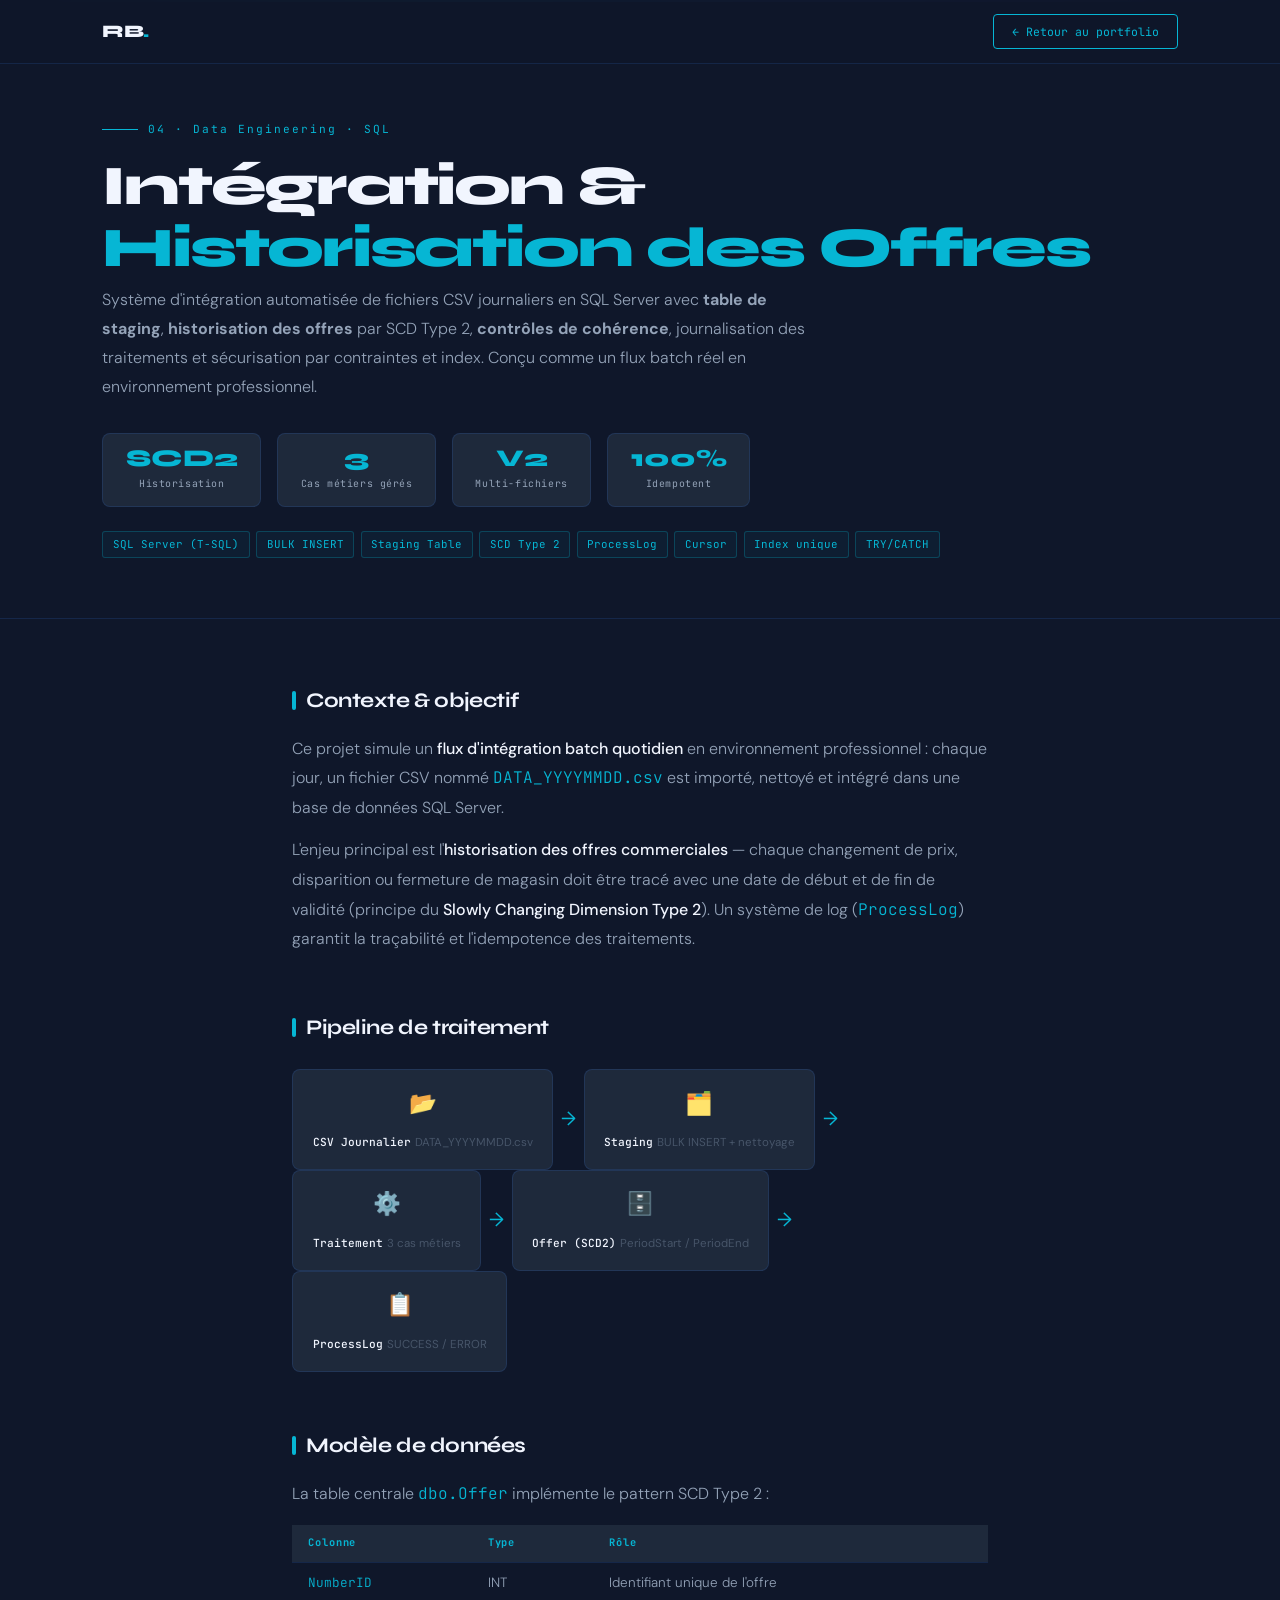
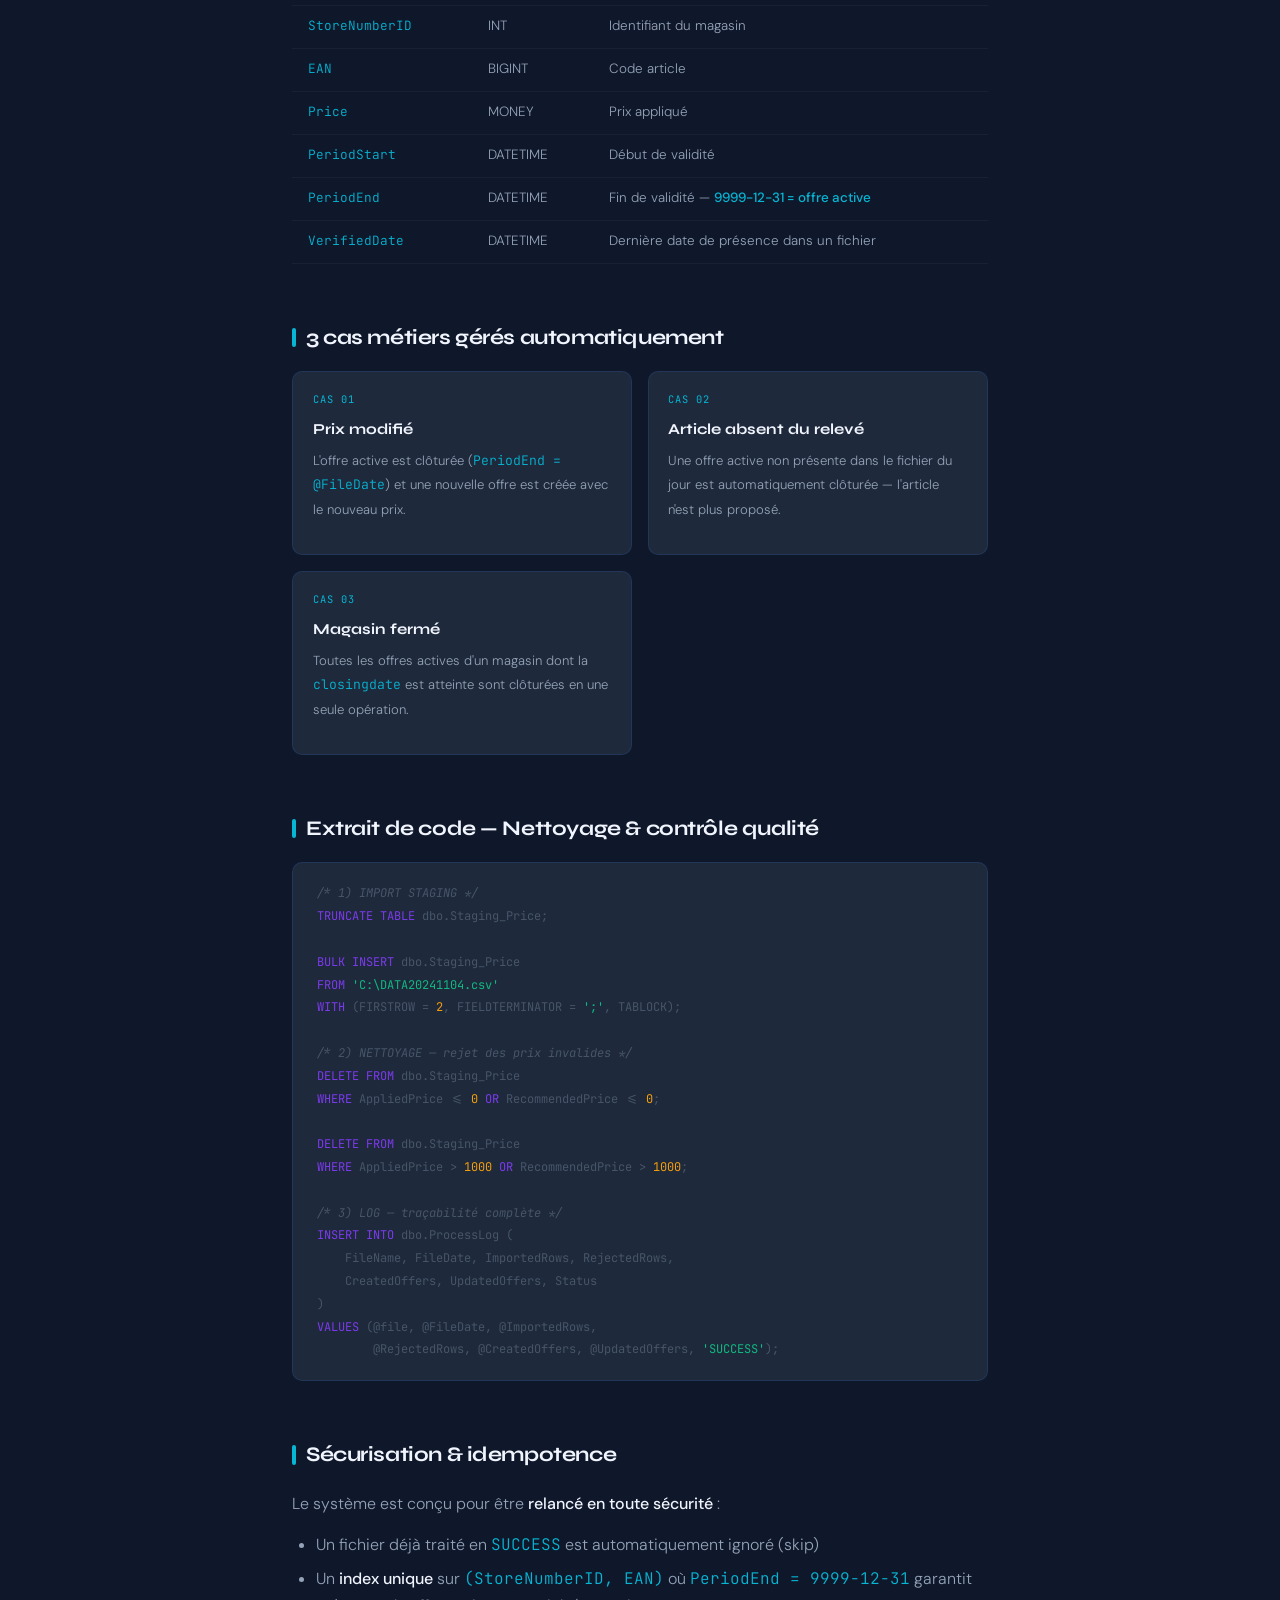
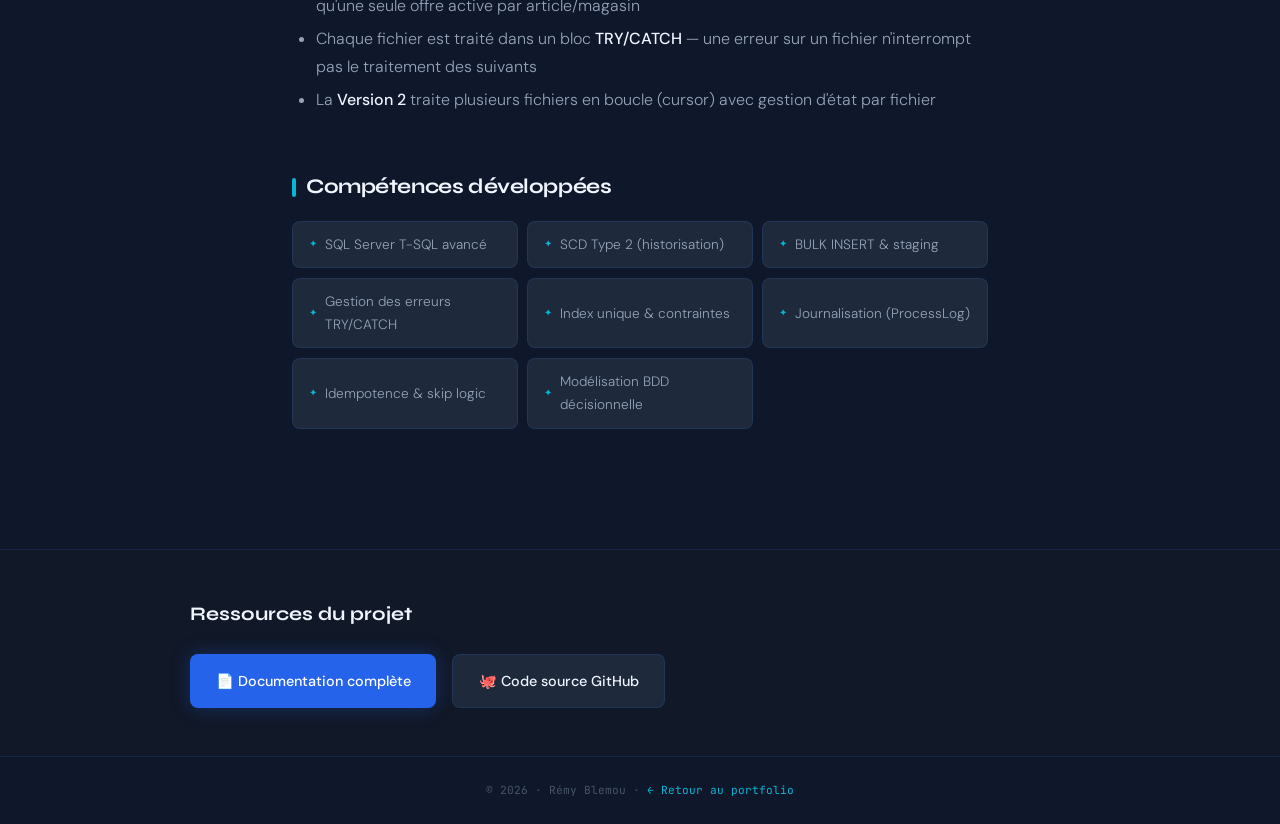
<file: Projects/historisation_offre.html>
<!DOCTYPE html>
<html lang="fr">
<head>
<meta charset="UTF-8"/>
<meta name="viewport" content="width=device-width, initial-scale=1.0"/>
<title>SQL Intégration & Historisation — Rémy Blemou</title>
<link rel="preconnect" href="https://fonts.googleapis.com"/>
<link rel="preconnect" href="https://fonts.gstatic.com" crossorigin/>
<link href="https://fonts.googleapis.com/css2?family=Syne:wght@400;600;700;800&family=DM+Sans:ital,wght@0,300;0,400;0,500;1,300&family=JetBrains+Mono:wght@400;500&display=swap" rel="stylesheet"/>
<style>
:root {
  --bg:#0f172a; --bg2:#111827; --bg3:#1e293b;
  --blue:#2563eb; --blue-l:#3b82f6;
  --cyan:#06b6d4; --cyan-l:#22d3ee;
  --white:#f1f5fe; --gray:#94a3b8; --gray2:#475569;
  --border:rgba(59,130,246,0.15);
  --fh:'Syne',sans-serif; --fb:'DM Sans',sans-serif; --fm:'JetBrains Mono',monospace;
}
*,*::before,*::after{margin:0;padding:0;box-sizing:border-box}
html{scroll-behavior:smooth}
body{background:var(--bg);color:var(--white);font-family:var(--fb);line-height:1.7;overflow-x:hidden}
::-webkit-scrollbar{width:4px}
::-webkit-scrollbar-track{background:var(--bg)}
::-webkit-scrollbar-thumb{background:var(--blue);border-radius:2px}

nav{position:fixed;top:0;left:0;right:0;z-index:100;display:flex;align-items:center;justify-content:space-between;padding:0 8%;height:64px;background:rgba(15,23,42,0.95);backdrop-filter:blur(16px);border-bottom:1px solid var(--border)}
.nav-logo{font-family:var(--fh);font-size:1.1rem;font-weight:800;color:var(--white);text-decoration:none;letter-spacing:-0.03em}
.nav-logo span{color:var(--cyan)}
.btn-back{font-family:var(--fm);font-size:0.72rem;color:var(--cyan);text-decoration:none;border:1px solid var(--cyan);padding:0.4rem 1.1rem;border-radius:4px;transition:all 0.2s}
.btn-back:hover{background:var(--cyan);color:var(--bg)}

.project-hero{padding:120px 8% 60px;background:var(--bg);border-bottom:1px solid var(--border);position:relative;overflow:hidden}
.project-hero::before{content:'';position:absolute;top:0;left:0;right:0;height:2px;background:linear-gradient(90deg,transparent,var(--cyan),var(--blue),transparent)}
.project-tag{font-family:var(--fm);font-size:0.7rem;color:var(--cyan);letter-spacing:0.18em;margin-bottom:1rem;display:flex;align-items:center;gap:0.6rem}
.project-tag::before{content:'';display:block;width:36px;height:1px;background:var(--cyan)}
.project-title{font-family:var(--fh);font-size:clamp(2rem,5vw,3.5rem);font-weight:800;letter-spacing:-0.04em;margin-bottom:0.5rem;line-height:1.1}
.project-title .accent{color:var(--cyan)}
.project-subtitle{font-size:1rem;color:var(--gray);font-weight:300;max-width:720px;margin-bottom:2rem;line-height:1.8}

.results-band{display:flex;flex-wrap:wrap;gap:1rem;margin-bottom:1.5rem}
.result-pill{background:var(--bg3);border:1px solid var(--border);border-radius:8px;padding:0.8rem 1.4rem;text-align:center;min-width:130px}
.result-pill .val{font-family:var(--fh);font-size:1.5rem;font-weight:800;color:var(--cyan);display:block;line-height:1}
.result-pill .lbl{font-family:var(--fm);font-size:0.62rem;color:var(--gray);letter-spacing:0.06em;margin-top:0.3rem;display:block}

.tech-band{display:flex;flex-wrap:wrap;gap:0.4rem;margin-top:1.2rem}
.tech-tag{font-family:var(--fm);font-size:0.68rem;color:var(--cyan);border:1px solid rgba(6,182,212,0.25);padding:0.2rem 0.6rem;border-radius:3px;background:rgba(6,182,212,0.05)}

.content{max-width:900px;margin:0 auto;padding:4rem 8%}
.section-block{margin-bottom:3.5rem}
.section-block h2{font-family:var(--fh);font-size:1.3rem;font-weight:700;color:var(--white);margin-bottom:1rem;letter-spacing:-0.02em;display:flex;align-items:center;gap:0.6rem}
.section-block h2::before{content:'';display:block;width:4px;height:1.2rem;background:var(--cyan);border-radius:2px}
.section-block p{color:var(--gray);font-weight:300;margin-bottom:0.8rem;line-height:1.85}
.section-block strong{color:var(--white);font-weight:500}
.section-block ul{color:var(--gray);font-weight:300;padding-left:1.5rem;margin-top:0.5rem}
.section-block ul li{margin-bottom:0.4rem;line-height:1.7}

/* Pipeline flow */
.pipeline{display:flex;flex-wrap:wrap;gap:0;margin:1.5rem 0;align-items:center}
.pipe-step{background:var(--bg3);border:1px solid var(--border);border-radius:8px;padding:0.9rem 1.2rem;text-align:center;min-width:130px;position:relative;transition:border-color 0.2s}
.pipe-step:hover{border-color:rgba(6,182,212,0.4)}
.pipe-icon{font-size:1.4rem;display:block;margin-bottom:0.3rem}
.pipe-name{font-family:var(--fm);font-size:0.7rem;color:var(--white);font-weight:500}
.pipe-desc{font-size:0.72rem;color:var(--gray2);margin-top:0.2rem}
.pipe-arrow{font-size:1.2rem;color:var(--cyan);padding:0 0.5rem;flex-shrink:0}

/* Code block */
.code-block{background:var(--bg3);border:1px solid var(--border);border-radius:10px;padding:1.2rem 1.5rem;margin-top:1rem;overflow-x:auto}
.code-block pre{font-family:var(--fm);font-size:0.75rem;color:var(--gray2);line-height:1.9}
.code-block .kw{color:#7C3AED}
.code-block .cm{color:var(--gray2);font-style:italic}
.code-block .str{color:#10B981}
.code-block .cy{color:var(--cyan)}
.code-block .num{color:#F59E0B}
.code-block .fn{color:var(--blue-l)}

/* Schema table */
.schema-table{width:100%;border-collapse:collapse;margin-top:1rem;font-size:0.84rem}
.schema-table th{font-family:var(--fm);font-size:0.65rem;color:var(--cyan);letter-spacing:0.08em;padding:0.6rem 1rem;background:var(--bg3);border-bottom:1px solid var(--border);text-align:left}
.schema-table td{padding:0.6rem 1rem;border-bottom:1px solid rgba(255,255,255,0.04);color:var(--gray);font-weight:300}
.schema-table tr:hover td{background:rgba(255,255,255,0.02)}
.schema-table code{font-family:var(--fm);color:var(--cyan);font-size:0.8rem}

/* Case cards */
.cases-grid{display:grid;grid-template-columns:repeat(auto-fill,minmax(250px,1fr));gap:1rem;margin-top:1rem}
.case-card{background:var(--bg3);border:1px solid var(--border);border-radius:10px;padding:1.2rem;transition:border-color 0.2s}
.case-card:hover{border-color:rgba(6,182,212,0.3)}
.case-num{font-family:var(--fm);font-size:0.65rem;color:var(--cyan);letter-spacing:0.1em;margin-bottom:0.5rem}
.case-title{font-family:var(--fh);font-size:0.95rem;font-weight:700;color:var(--white);margin-bottom:0.4rem}
.case-desc{font-size:0.82rem;color:var(--gray);font-weight:300;line-height:1.65}

.skills-grid{display:grid;grid-template-columns:repeat(auto-fill,minmax(210px,1fr));gap:0.6rem;margin-top:0.8rem}
.skill-item{background:var(--bg3);border:1px solid var(--border);border-radius:8px;padding:0.7rem 1rem;font-size:0.85rem;color:var(--gray);font-weight:300;display:flex;align-items:center;gap:0.5rem}
.skill-item::before{content:'✦';color:var(--cyan);font-size:0.6rem}

.resources-section{background:var(--bg2);border-top:1px solid var(--border);padding:3rem 8%}
.resources-inner{max-width:900px;margin:0 auto}
.resources-inner h2{font-family:var(--fh);font-size:1.2rem;font-weight:700;margin-bottom:1.5rem;color:var(--white)}
.resource-btns{display:flex;flex-wrap:wrap;gap:1rem}
.btn-resource{display:flex;align-items:center;gap:0.6rem;padding:0.85rem 1.6rem;border-radius:8px;text-decoration:none;font-weight:500;font-size:0.9rem;transition:all 0.2s}
.btn-github{background:var(--bg3);color:var(--white);border:1px solid var(--border)}
.btn-github:hover{border-color:var(--cyan);color:var(--cyan);transform:translateY(-2px)}
.btn-doc{background:var(--blue);color:#fff;box-shadow:0 0 20px rgba(37,99,235,0.3)}
.btn-doc:hover{background:var(--blue-l);transform:translateY(-2px)}

footer{background:var(--bg);border-top:1px solid var(--border);text-align:center;padding:1.5rem 8%;font-family:var(--fm);font-size:0.7rem;color:var(--gray2)}

.fade{opacity:0;transform:translateY(24px);transition:opacity 0.5s ease,transform 0.5s ease}
.fade.show{opacity:1;transform:translateY(0)}
@media(max-width:768px){
  .project-hero{padding:90px 6% 40px}
  .content{padding:3rem 6%}
  .resources-section{padding:2rem 6%}
  nav{padding:0 6%}
  .pipeline{flex-direction:column;align-items:flex-start}
  .pipe-arrow{transform:rotate(90deg)}
  .fade{opacity:1;transform:none}
}
</style>
</head>
<body>

<nav>
  <a href="../index.html" class="nav-logo">RB<span>.</span></a>
  <a href="../index.html" class="btn-back">← Retour au portfolio</a>
</nav>

<div class="project-hero">
  <div class="project-tag">04 · Data Engineering · SQL</div>
  <h1 class="project-title">Intégration &<br><span class="accent">Historisation des Offres</span></h1>
  <p class="project-subtitle">
    Système d'intégration automatisée de fichiers CSV journaliers en SQL Server avec 
    <strong>table de staging</strong>, <strong>historisation des offres</strong> par SCD Type 2, 
    <strong>contrôles de cohérence</strong>, journalisation des traitements et sécurisation par contraintes et index.
    Conçu comme un flux batch réel en environnement professionnel.
  </p>

  <div class="results-band">
    <div class="result-pill">
      <span class="val">SCD2</span>
      <span class="lbl">Historisation</span>
    </div>
    <div class="result-pill">
      <span class="val">3</span>
      <span class="lbl">Cas métiers gérés</span>
    </div>
    <div class="result-pill">
      <span class="val">V2</span>
      <span class="lbl">Multi-fichiers</span>
    </div>
    <div class="result-pill">
      <span class="val">100%</span>
      <span class="lbl">Idempotent</span>
    </div>
  </div>

  <div class="tech-band">
    <span class="tech-tag">SQL Server (T-SQL)</span>
    <span class="tech-tag">BULK INSERT</span>
    <span class="tech-tag">Staging Table</span>
    <span class="tech-tag">SCD Type 2</span>
    <span class="tech-tag">ProcessLog</span>
    <span class="tech-tag">Cursor</span>
    <span class="tech-tag">Index unique</span>
    <span class="tech-tag">TRY/CATCH</span>
  </div>
</div>

<div class="content">

  <!-- INTRO -->
  <div class="section-block fade">
    <h2>Contexte & objectif</h2>
    <p>
      Ce projet simule un <strong>flux d'intégration batch quotidien</strong> en environnement professionnel : 
      chaque jour, un fichier CSV nommé <code style="font-family:var(--fm);color:var(--cyan)">DATA_YYYYMMDD.csv</code> 
      est importé, nettoyé et intégré dans une base de données SQL Server.
    </p>
    <p>
      L'enjeu principal est l'<strong>historisation des offres commerciales</strong> — chaque changement de prix, 
      disparition ou fermeture de magasin doit être tracé avec une date de début et de fin de validité 
      (principe du <strong>Slowly Changing Dimension Type 2</strong>). 
      Un système de log (<code style="font-family:var(--fm);color:var(--cyan)">ProcessLog</code>) 
      garantit la traçabilité et l'idempotence des traitements.
    </p>
  </div>

  <!-- PIPELINE -->
  <div class="section-block fade">
    <h2>Pipeline de traitement</h2>
    <div class="pipeline">
      <div class="pipe-step">
        <span class="pipe-icon">📂</span>
        <span class="pipe-name">CSV Journalier</span>
        <span class="pipe-desc">DATA_YYYYMMDD.csv</span>
      </div>
      <span class="pipe-arrow">→</span>
      <div class="pipe-step">
        <span class="pipe-icon">🗂️</span>
        <span class="pipe-name">Staging</span>
        <span class="pipe-desc">BULK INSERT + nettoyage</span>
      </div>
      <span class="pipe-arrow">→</span>
      <div class="pipe-step">
        <span class="pipe-icon">⚙️</span>
        <span class="pipe-name">Traitement</span>
        <span class="pipe-desc">3 cas métiers</span>
      </div>
      <span class="pipe-arrow">→</span>
      <div class="pipe-step">
        <span class="pipe-icon">🗄️</span>
        <span class="pipe-name">Offer (SCD2)</span>
        <span class="pipe-desc">PeriodStart / PeriodEnd</span>
      </div>
      <span class="pipe-arrow">→</span>
      <div class="pipe-step">
        <span class="pipe-icon">📋</span>
        <span class="pipe-name">ProcessLog</span>
        <span class="pipe-desc">SUCCESS / ERROR</span>
      </div>
    </div>
  </div>

  <!-- MODÈLE DE DONNÉES -->
  <div class="section-block fade">
    <h2>Modèle de données</h2>
    <p>La table centrale <code style="font-family:var(--fm);color:var(--cyan)">dbo.Offer</code> implémente le pattern SCD Type 2 :</p>
    <table class="schema-table">
      <thead>
        <tr><th>Colonne</th><th>Type</th><th>Rôle</th></tr>
      </thead>
      <tbody>
        <tr><td><code>NumberID</code></td><td>INT</td><td>Identifiant unique de l'offre</td></tr>
        <tr><td><code>StoreNumberID</code></td><td>INT</td><td>Identifiant du magasin</td></tr>
        <tr><td><code>EAN</code></td><td>BIGINT</td><td>Code article</td></tr>
        <tr><td><code>Price</code></td><td>MONEY</td><td>Prix appliqué</td></tr>
        <tr><td><code>PeriodStart</code></td><td>DATETIME</td><td>Début de validité</td></tr>
        <tr><td><code>PeriodEnd</code></td><td>DATETIME</td><td>Fin de validité — <strong style="color:var(--cyan)">9999-12-31 = offre active</strong></td></tr>
        <tr><td><code>VerifiedDate</code></td><td>DATETIME</td><td>Dernière date de présence dans un fichier</td></tr>
      </tbody>
    </table>
  </div>

  <!-- 3 CAS MÉTIERS -->
  <div class="section-block fade">
    <h2>3 cas métiers gérés automatiquement</h2>
    <div class="cases-grid">
      <div class="case-card">
        <div class="case-num">CAS 01</div>
        <div class="case-title">Prix modifié</div>
        <p class="case-desc">L'offre active est clôturée (<code style="font-family:var(--fm);color:var(--cyan)">PeriodEnd = @FileDate</code>) et une nouvelle offre est créée avec le nouveau prix.</p>
      </div>
      <div class="case-card">
        <div class="case-num">CAS 02</div>
        <div class="case-title">Article absent du relevé</div>
        <p class="case-desc">Une offre active non présente dans le fichier du jour est automatiquement clôturée — l'article n'est plus proposé.</p>
      </div>
      <div class="case-card">
        <div class="case-num">CAS 03</div>
        <div class="case-title">Magasin fermé</div>
        <p class="case-desc">Toutes les offres actives d'un magasin dont la <code style="font-family:var(--fm);color:var(--cyan)">closingdate</code> est atteinte sont clôturées en une seule opération.</p>
      </div>
    </div>
  </div>

  <!-- CODE EXEMPLE -->
  <div class="section-block fade">
    <h2>Extrait de code — Nettoyage & contrôle qualité</h2>
    <div class="code-block">
<pre><span class="cm">/* 1) IMPORT STAGING */</span>
<span class="kw">TRUNCATE TABLE</span> dbo.Staging_Price;

<span class="kw">BULK INSERT</span> dbo.Staging_Price
<span class="kw">FROM</span> <span class="str">'C:\DATA20241104.csv'</span>
<span class="kw">WITH</span> (FIRSTROW = <span class="num">2</span>, FIELDTERMINATOR = <span class="str">';'</span>, TABLOCK);

<span class="cm">/* 2) NETTOYAGE — rejet des prix invalides */</span>
<span class="kw">DELETE FROM</span> dbo.Staging_Price
<span class="kw">WHERE</span> AppliedPrice &lt;= <span class="num">0</span> <span class="kw">OR</span> RecommendedPrice &lt;= <span class="num">0</span>;

<span class="kw">DELETE FROM</span> dbo.Staging_Price
<span class="kw">WHERE</span> AppliedPrice &gt; <span class="num">1000</span> <span class="kw">OR</span> RecommendedPrice &gt; <span class="num">1000</span>;

<span class="cm">/* 3) LOG — traçabilité complète */</span>
<span class="kw">INSERT INTO</span> dbo.ProcessLog (
    FileName, FileDate, ImportedRows, RejectedRows,
    CreatedOffers, UpdatedOffers, Status
)
<span class="kw">VALUES</span> (@file, @FileDate, @ImportedRows,
        @RejectedRows, @CreatedOffers, @UpdatedOffers, <span class="str">'SUCCESS'</span>);</pre>
    </div>
  </div>

  <!-- IDEMPOTENCE -->
  <div class="section-block fade">
    <h2>Sécurisation & idempotence</h2>
    <p>Le système est conçu pour être <strong>relancé en toute sécurité</strong> :</p>
    <ul>
      <li>Un fichier déjà traité en <code style="font-family:var(--fm);color:var(--cyan)">SUCCESS</code> est automatiquement ignoré (skip)</li>
      <li>Un <strong>index unique</strong> sur <code style="font-family:var(--fm);color:var(--cyan)">(StoreNumberID, EAN)</code> où <code style="font-family:var(--fm);color:var(--cyan)">PeriodEnd = 9999-12-31</code> garantit qu'une seule offre active par article/magasin</li>
      <li>Chaque fichier est traité dans un bloc <strong>TRY/CATCH</strong> — une erreur sur un fichier n'interrompt pas le traitement des suivants</li>
      <li>La <strong>Version 2</strong> traite plusieurs fichiers en boucle (cursor) avec gestion d'état par fichier</li>
    </ul>
  </div>

  <!-- COMPÉTENCES -->
  <div class="section-block fade">
    <h2>Compétences développées</h2>
    <div class="skills-grid">
      <div class="skill-item">SQL Server T-SQL avancé</div>
      <div class="skill-item">SCD Type 2 (historisation)</div>
      <div class="skill-item">BULK INSERT & staging</div>
      <div class="skill-item">Gestion des erreurs TRY/CATCH</div>
      <div class="skill-item">Index unique & contraintes</div>
      <div class="skill-item">Journalisation (ProcessLog)</div>
      <div class="skill-item">Idempotence & skip logic</div>
      <div class="skill-item">Modélisation BDD décisionnelle</div>
    </div>
  </div>

</div>

<div class="resources-section">
  <div class="resources-inner fade">
    <h2>Ressources du projet</h2>
    <div class="resource-btns">
      <a href="../assets/asset_historisation_offres/Gestion automatisée des offres commerciales .docx" target="_blank" class="btn-resource btn-doc">
        📄 Documentation complète
      </a>
      <a href="https://github.com/blemou19/sql-integration-historisation-offres" target="_blank" class="btn-resource btn-github">
        🐙 Code source GitHub
      </a>
    </div>
  </div>
</div>

<footer>
  &copy; 2026 · Rémy Blemou · <a href="../index.html" style="color:var(--cyan);text-decoration:none">← Retour au portfolio</a>
</footer>

<script>
const obs = new IntersectionObserver((entries) => {
  entries.forEach((e, i) => {
    if(e.isIntersecting) setTimeout(() => e.target.classList.add('show'), i * 100);
  });
}, {threshold: 0.05});
document.querySelectorAll('.fade').forEach(el => obs.observe(el));
</script>
</body>
</html>
</file>
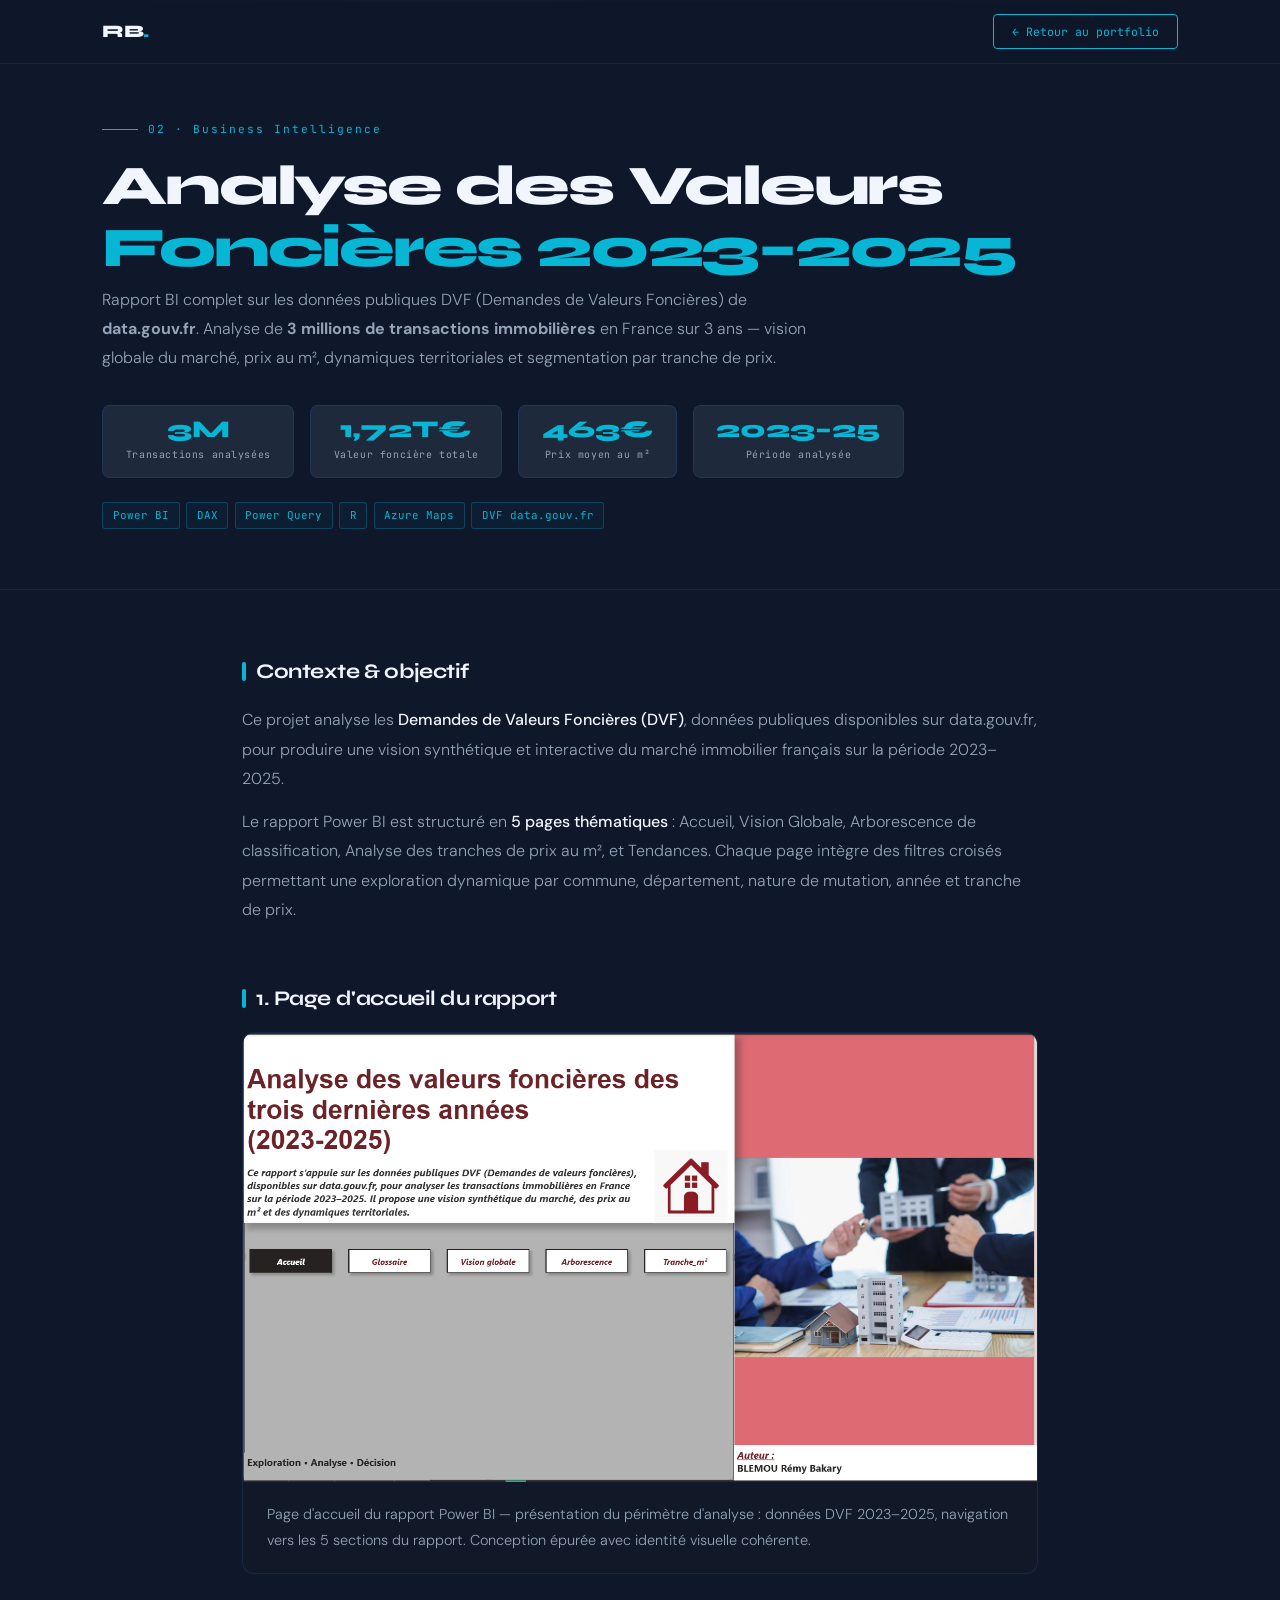
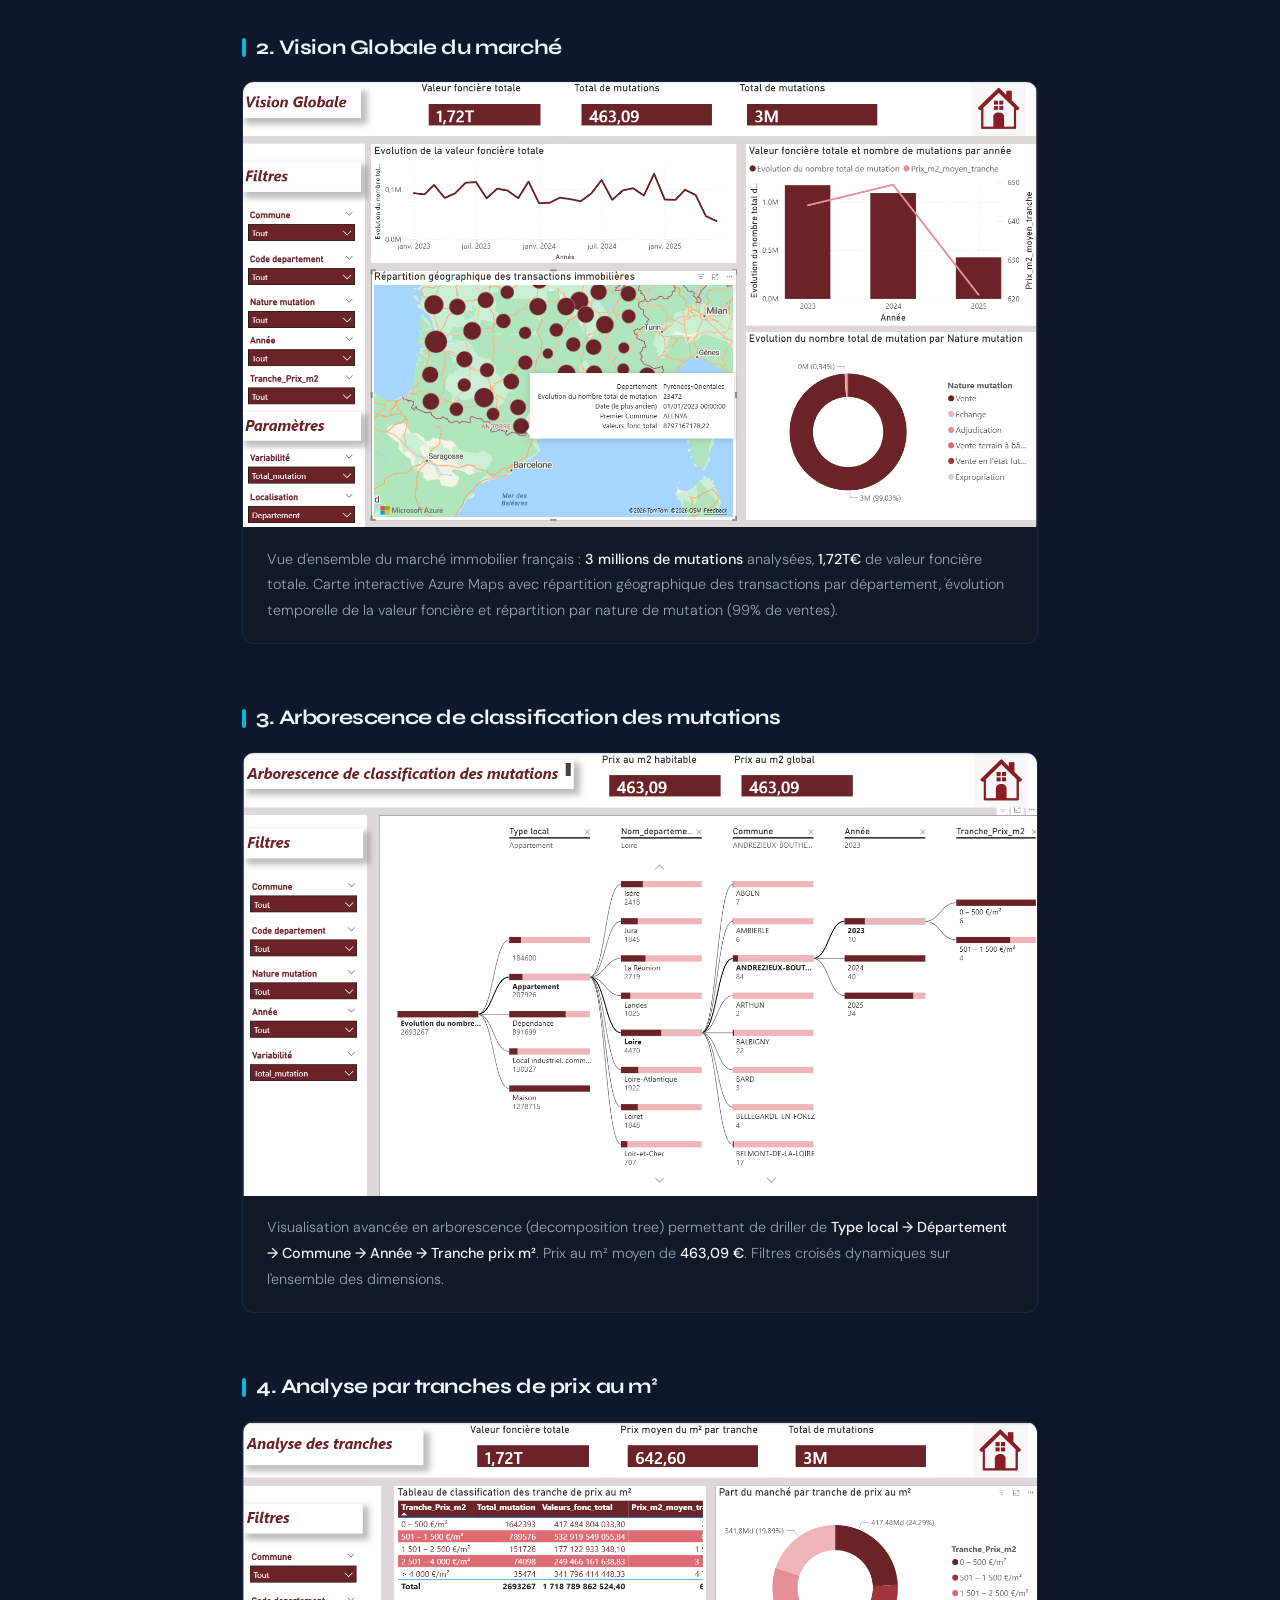
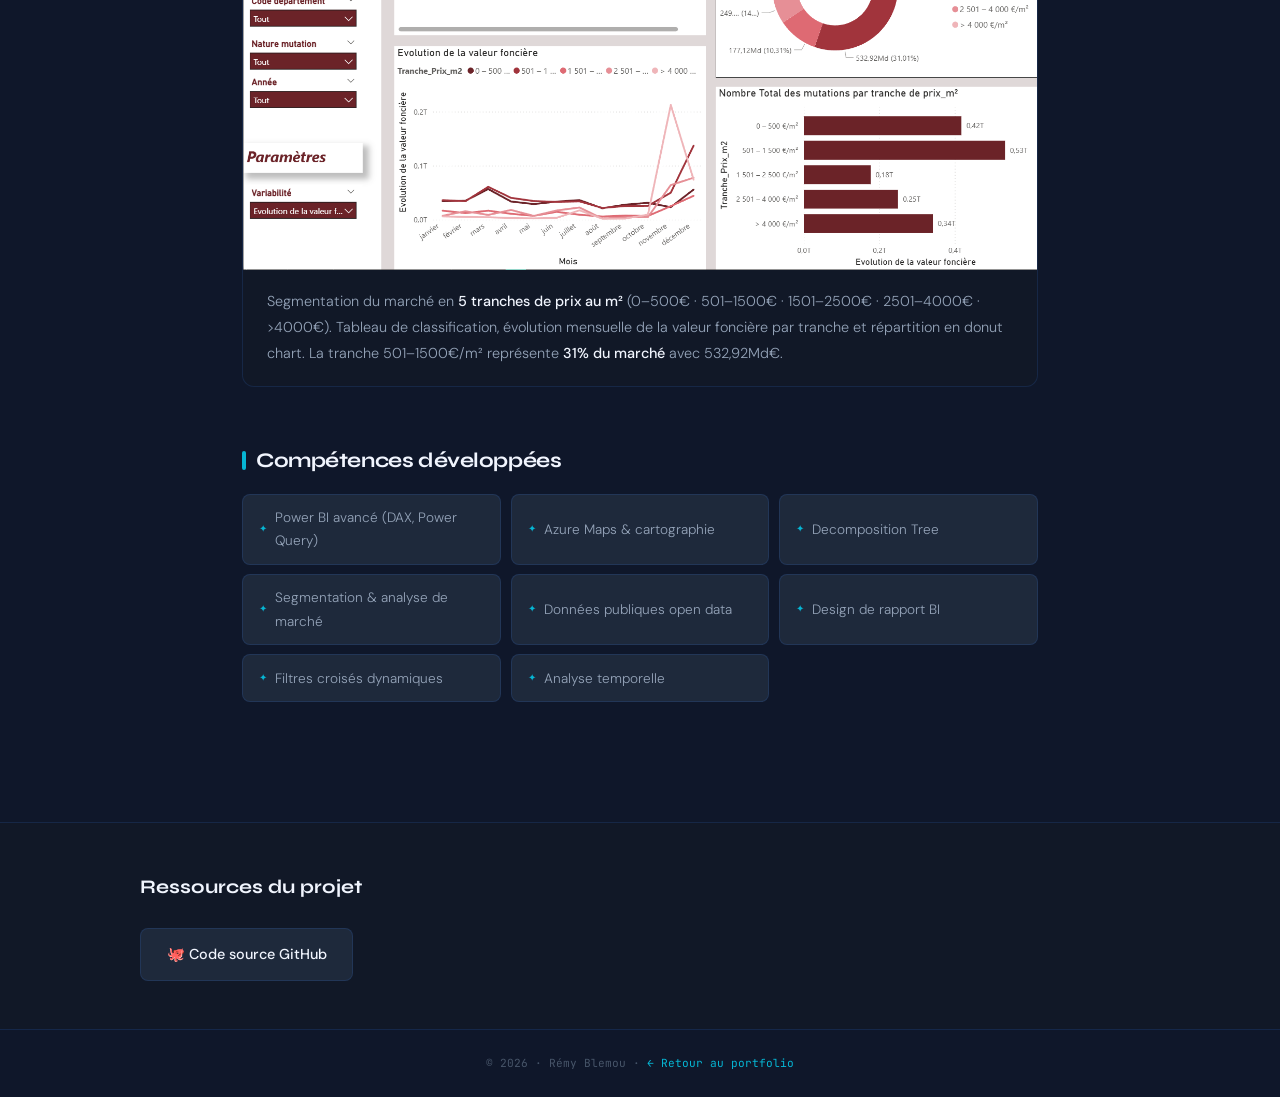
<file: Projects/immobilier.html>
<!DOCTYPE html>
<html lang="fr">
<head>
<meta charset="UTF-8"/>
<meta name="viewport" content="width=device-width, initial-scale=1.0"/>
<title>Analyse Marché Immobilier — Rémy Blemou</title>
<link rel="preconnect" href="https://fonts.googleapis.com"/>
<link rel="preconnect" href="https://fonts.gstatic.com" crossorigin/>
<link href="https://fonts.googleapis.com/css2?family=Syne:wght@400;600;700;800&family=DM+Sans:ital,wght@0,300;0,400;0,500;1,300&family=JetBrains+Mono:wght@400;500&display=swap" rel="stylesheet"/>
<style>
:root {
  --bg:#0f172a; --bg2:#111827; --bg3:#1e293b;
  --blue:#2563eb; --blue-l:#3b82f6;
  --cyan:#06b6d4; --cyan-l:#22d3ee;
  --white:#f1f5fe; --gray:#94a3b8; --gray2:#475569;
  --border:rgba(59,130,246,0.15);
  --fh:'Syne',sans-serif; --fb:'DM Sans',sans-serif; --fm:'JetBrains Mono',monospace;
}
*,*::before,*::after{margin:0;padding:0;box-sizing:border-box}
html{scroll-behavior:smooth}
body{background:var(--bg);color:var(--white);font-family:var(--fb);line-height:1.7;overflow-x:hidden}
::-webkit-scrollbar{width:4px}
::-webkit-scrollbar-track{background:var(--bg)}
::-webkit-scrollbar-thumb{background:var(--blue);border-radius:2px}

nav{position:fixed;top:0;left:0;right:0;z-index:100;display:flex;align-items:center;justify-content:space-between;padding:0 8%;height:64px;background:rgba(15,23,42,0.95);backdrop-filter:blur(16px);border-bottom:1px solid var(--border)}
.nav-logo{font-family:var(--fh);font-size:1.1rem;font-weight:800;color:var(--white);text-decoration:none;letter-spacing:-0.03em}
.nav-logo span{color:var(--cyan)}
.btn-back{font-family:var(--fm);font-size:0.72rem;color:var(--cyan);text-decoration:none;border:1px solid var(--cyan);padding:0.4rem 1.1rem;border-radius:4px;transition:all 0.2s}
.btn-back:hover{background:var(--cyan);color:var(--bg)}

.project-hero{padding:120px 8% 60px;background:var(--bg);border-bottom:1px solid var(--border);position:relative;overflow:hidden}
.project-hero::before{content:'';position:absolute;top:0;left:0;right:0;height:2px;background:linear-gradient(90deg,transparent,var(--cyan),var(--blue),transparent)}
.project-tag{font-family:var(--fm);font-size:0.7rem;color:var(--cyan);letter-spacing:0.18em;margin-bottom:1rem;display:flex;align-items:center;gap:0.6rem}
.project-tag::before{content:'';display:block;width:36px;height:1px;background:var(--cyan)}
.project-title{font-family:var(--fh);font-size:clamp(2rem,5vw,3.5rem);font-weight:800;letter-spacing:-0.04em;margin-bottom:0.5rem;line-height:1.1}
.project-title .accent{color:var(--cyan)}
.project-subtitle{font-size:1rem;color:var(--gray);font-weight:300;max-width:720px;margin-bottom:2rem;line-height:1.8}

.results-band{display:flex;flex-wrap:wrap;gap:1rem;margin-bottom:1.5rem}
.result-pill{background:var(--bg3);border:1px solid var(--border);border-radius:8px;padding:0.8rem 1.4rem;text-align:center;min-width:130px}
.result-pill .val{font-family:var(--fh);font-size:1.5rem;font-weight:800;color:var(--cyan);display:block;line-height:1}
.result-pill .lbl{font-family:var(--fm);font-size:0.62rem;color:var(--gray);letter-spacing:0.06em;margin-top:0.3rem;display:block}

.tech-band{display:flex;flex-wrap:wrap;gap:0.4rem;margin-top:1.2rem}
.tech-tag{font-family:var(--fm);font-size:0.68rem;color:var(--cyan);border:1px solid rgba(6,182,212,0.25);padding:0.2rem 0.6rem;border-radius:3px;background:rgba(6,182,212,0.05)}

.content{max-width:1000px;margin:0 auto;padding:4rem 8%}
.section-block{margin-bottom:3.5rem}
.section-block h2{font-family:var(--fh);font-size:1.3rem;font-weight:700;color:var(--white);margin-bottom:1rem;letter-spacing:-0.02em;display:flex;align-items:center;gap:0.6rem}
.section-block h2::before{content:'';display:block;width:4px;height:1.2rem;background:var(--cyan);border-radius:2px}
.section-block p{color:var(--gray);font-weight:300;margin-bottom:0.8rem;line-height:1.85}
.section-block strong{color:var(--white);font-weight:500}

.graph-card{background:var(--bg2);border:1px solid var(--border);border-radius:12px;overflow:hidden;margin-top:1rem;transition:border-color 0.2s}
.graph-card:hover{border-color:rgba(6,182,212,0.3)}
.graph-card img{width:100%;display:block}
.graph-desc{padding:1.2rem 1.5rem;color:var(--gray);font-size:0.9rem;font-weight:300;line-height:1.8}
.graph-desc strong{color:var(--white);font-weight:500}

/* 2-column layout for screenshots */
.graphs-grid{display:grid;grid-template-columns:1fr 1fr;gap:1.2rem;margin-top:1rem}
@media(max-width:768px){.graphs-grid{grid-template-columns:1fr}}

.skills-grid{display:grid;grid-template-columns:repeat(auto-fill,minmax(210px,1fr));gap:0.6rem;margin-top:0.8rem}
.skill-item{background:var(--bg3);border:1px solid var(--border);border-radius:8px;padding:0.7rem 1rem;font-size:0.85rem;color:var(--gray);font-weight:300;display:flex;align-items:center;gap:0.5rem}
.skill-item::before{content:'✦';color:var(--cyan);font-size:0.6rem}

.resources-section{background:var(--bg2);border-top:1px solid var(--border);padding:3rem 8%}
.resources-inner{max-width:1000px;margin:0 auto}
.resources-inner h2{font-family:var(--fh);font-size:1.2rem;font-weight:700;margin-bottom:1.5rem;color:var(--white)}
.resource-btns{display:flex;flex-wrap:wrap;gap:1rem}
.btn-resource{display:flex;align-items:center;gap:0.6rem;padding:0.85rem 1.6rem;border-radius:8px;text-decoration:none;font-weight:500;font-size:0.9rem;transition:all 0.2s}
.btn-github{background:var(--bg3);color:var(--white);border:1px solid var(--border)}
.btn-github:hover{border-color:var(--cyan);color:var(--cyan);transform:translateY(-2px)}

footer{background:var(--bg);border-top:1px solid var(--border);text-align:center;padding:1.5rem 8%;font-family:var(--fm);font-size:0.7rem;color:var(--gray2)}

.fade{opacity:0;transform:translateY(24px);transition:opacity 0.5s ease,transform 0.5s ease}
.fade.show{opacity:1;transform:translateY(0)}
@media(max-width:768px){
  .project-hero{padding:90px 6% 40px}
  .content{padding:3rem 6%}
  .resources-section{padding:2rem 6%}
  nav{padding:0 6%}
  .fade{opacity:1;transform:none}
}
</style>
</head>
<body>

<nav>
  <a href="../index.html" class="nav-logo">RB<span>.</span></a>
  <a href="../index.html" class="btn-back">← Retour au portfolio</a>
</nav>

<div class="project-hero">
  <div class="project-tag">02 · Business Intelligence</div>
  <h1 class="project-title">Analyse des Valeurs<br><span class="accent">Foncières 2023–2025</span></h1>
  <p class="project-subtitle">
    Rapport BI complet sur les données publiques DVF (Demandes de Valeurs Foncières) de <strong>data.gouv.fr</strong>. 
    Analyse de <strong>3 millions de transactions immobilières</strong> en France sur 3 ans — 
    vision globale du marché, prix au m², dynamiques territoriales et segmentation par tranche de prix.
  </p>

  <div class="results-band">
    <div class="result-pill">
      <span class="val">3M</span>
      <span class="lbl">Transactions analysées</span>
    </div>
    <div class="result-pill">
      <span class="val">1,72T€</span>
      <span class="lbl">Valeur foncière totale</span>
    </div>
    <div class="result-pill">
      <span class="val">463€</span>
      <span class="lbl">Prix moyen au m²</span>
    </div>
    <div class="result-pill">
      <span class="val">2023–25</span>
      <span class="lbl">Période analysée</span>
    </div>
  </div>

  <div class="tech-band">
    <span class="tech-tag">Power BI</span>
    <span class="tech-tag">DAX</span>
    <span class="tech-tag">Power Query</span>
    <span class="tech-tag">R</span>
    <span class="tech-tag">Azure Maps</span>
    <span class="tech-tag">DVF data.gouv.fr</span>
  </div>
</div>

<div class="content">

  <!-- INTRO -->
  <div class="section-block fade">
    <h2>Contexte & objectif</h2>
    <p>
      Ce projet analyse les <strong>Demandes de Valeurs Foncières (DVF)</strong>, données publiques disponibles sur data.gouv.fr, 
      pour produire une vision synthétique et interactive du marché immobilier français sur la période 2023–2025.
    </p>
    <p>
      Le rapport Power BI est structuré en <strong>5 pages thématiques</strong> : Accueil, Vision Globale, Arborescence de classification, 
      Analyse des tranches de prix au m², et Tendances. Chaque page intègre des filtres croisés permettant une exploration 
      dynamique par commune, département, nature de mutation, année et tranche de prix.
    </p>
  </div>

  <!-- ACCUEIL -->
  <div class="section-block fade">
    <h2>1. Page d'accueil du rapport</h2>
    <div class="graph-card">
      <img src="../assets/asset_immobilier/Accueil.png" alt="Accueil rapport immobilier"
           onerror="this.src='../assets/asset_immobilier/Vu_ensemble.png'"/>
      <div class="graph-desc">
        Page d'accueil du rapport Power BI — présentation du périmètre d'analyse : données DVF 2023–2025, 
        navigation vers les 5 sections du rapport. Conception épurée avec identité visuelle cohérente.
      </div>
    </div>
  </div>

  <!-- VISION GLOBALE -->
  <div class="section-block fade">
    <h2>2. Vision Globale du marché</h2>
    <div class="graph-card">
      <img src="../assets/asset_immobilier/Vu_ensemble.png" alt="Vision globale marché immobilier"
           onerror="this.src='../assets/asset_immobilier/Vu_ensemble.png'"/>
      <div class="graph-desc">
        Vue d'ensemble du marché immobilier français : <strong>3 millions de mutations</strong> analysées, 
        <strong>1,72T€</strong> de valeur foncière totale. Carte interactive Azure Maps avec 
        répartition géographique des transactions par département, évolution temporelle de la valeur foncière 
        et répartition par nature de mutation (99% de ventes).
      </div>
    </div>
  </div>

  <!-- ARBORESCENCE -->
  <div class="section-block fade">
    <h2>3. Arborescence de classification des mutations</h2>
    <div class="graph-card">
      <img src="../assets/asset_immobilier/Descision_tree.png" alt="Arborescence classification mutations"
           onerror="this.src='../assets/asset_immobilier/Vu_ensemble.png'"/>
      <div class="graph-desc">
        Visualisation avancée en arborescence (decomposition tree) permettant de driller 
        de <strong>Type local → Département → Commune → Année → Tranche prix m²</strong>. 
        Prix au m² moyen de <strong>463,09 €</strong>. Filtres croisés dynamiques sur l'ensemble des dimensions.
      </div>
    </div>
  </div>

  <!-- ANALYSE TRANCHES -->
  <div class="section-block fade">
    <h2>4. Analyse par tranches de prix au m²</h2>
    <div class="graph-card">
      <img src="../assets/asset_immobilier/Tendance_m2.png" alt="Analyse tranches prix m²"
           onerror="this.src='../assets/asset_immobilier/Vu_ensemble.png'"/>
      <div class="graph-desc">
        Segmentation du marché en <strong>5 tranches de prix au m²</strong> (0–500€ · 501–1500€ · 1501–2500€ · 2501–4000€ · >4000€). 
        Tableau de classification, évolution mensuelle de la valeur foncière par tranche et répartition en donut chart. 
        La tranche 501–1500€/m² représente <strong>31% du marché</strong> avec 532,92Md€.
      </div>
    </div>
  </div>

  <!-- COMPÉTENCES -->
  <div class="section-block fade">
    <h2>Compétences développées</h2>
    <div class="skills-grid">
      <div class="skill-item">Power BI avancé (DAX, Power Query)</div>
      <div class="skill-item">Azure Maps & cartographie</div>
      <div class="skill-item">Decomposition Tree</div>
      <div class="skill-item">Segmentation & analyse de marché</div>
      <div class="skill-item">Données publiques open data</div>
      <div class="skill-item">Design de rapport BI</div>
      <div class="skill-item">Filtres croisés dynamiques</div>
      <div class="skill-item">Analyse temporelle</div>
    </div>
  </div>

</div>

<div class="resources-section">
  <div class="resources-inner fade">
    <h2>Ressources du projet</h2>
    <div class="resource-btns">
      <a href="https://github.com/blemou19/powerbi-immobilier" target="_blank" class="btn-resource btn-github">
        🐙 Code source GitHub
      </a>
    </div>
  </div>
</div>

<footer>
  &copy; 2026 · Rémy Blemou · <a href="../index.html" style="color:var(--cyan);text-decoration:none">← Retour au portfolio</a>
</footer>

<script>
const obs = new IntersectionObserver((entries) => {
  entries.forEach((e, i) => {
    if(e.isIntersecting) setTimeout(() => e.target.classList.add('show'), i * 100);
  });
}, {threshold: 0.05});
document.querySelectorAll('.fade').forEach(el => obs.observe(el));
</script>
</body>
</html>
</file>
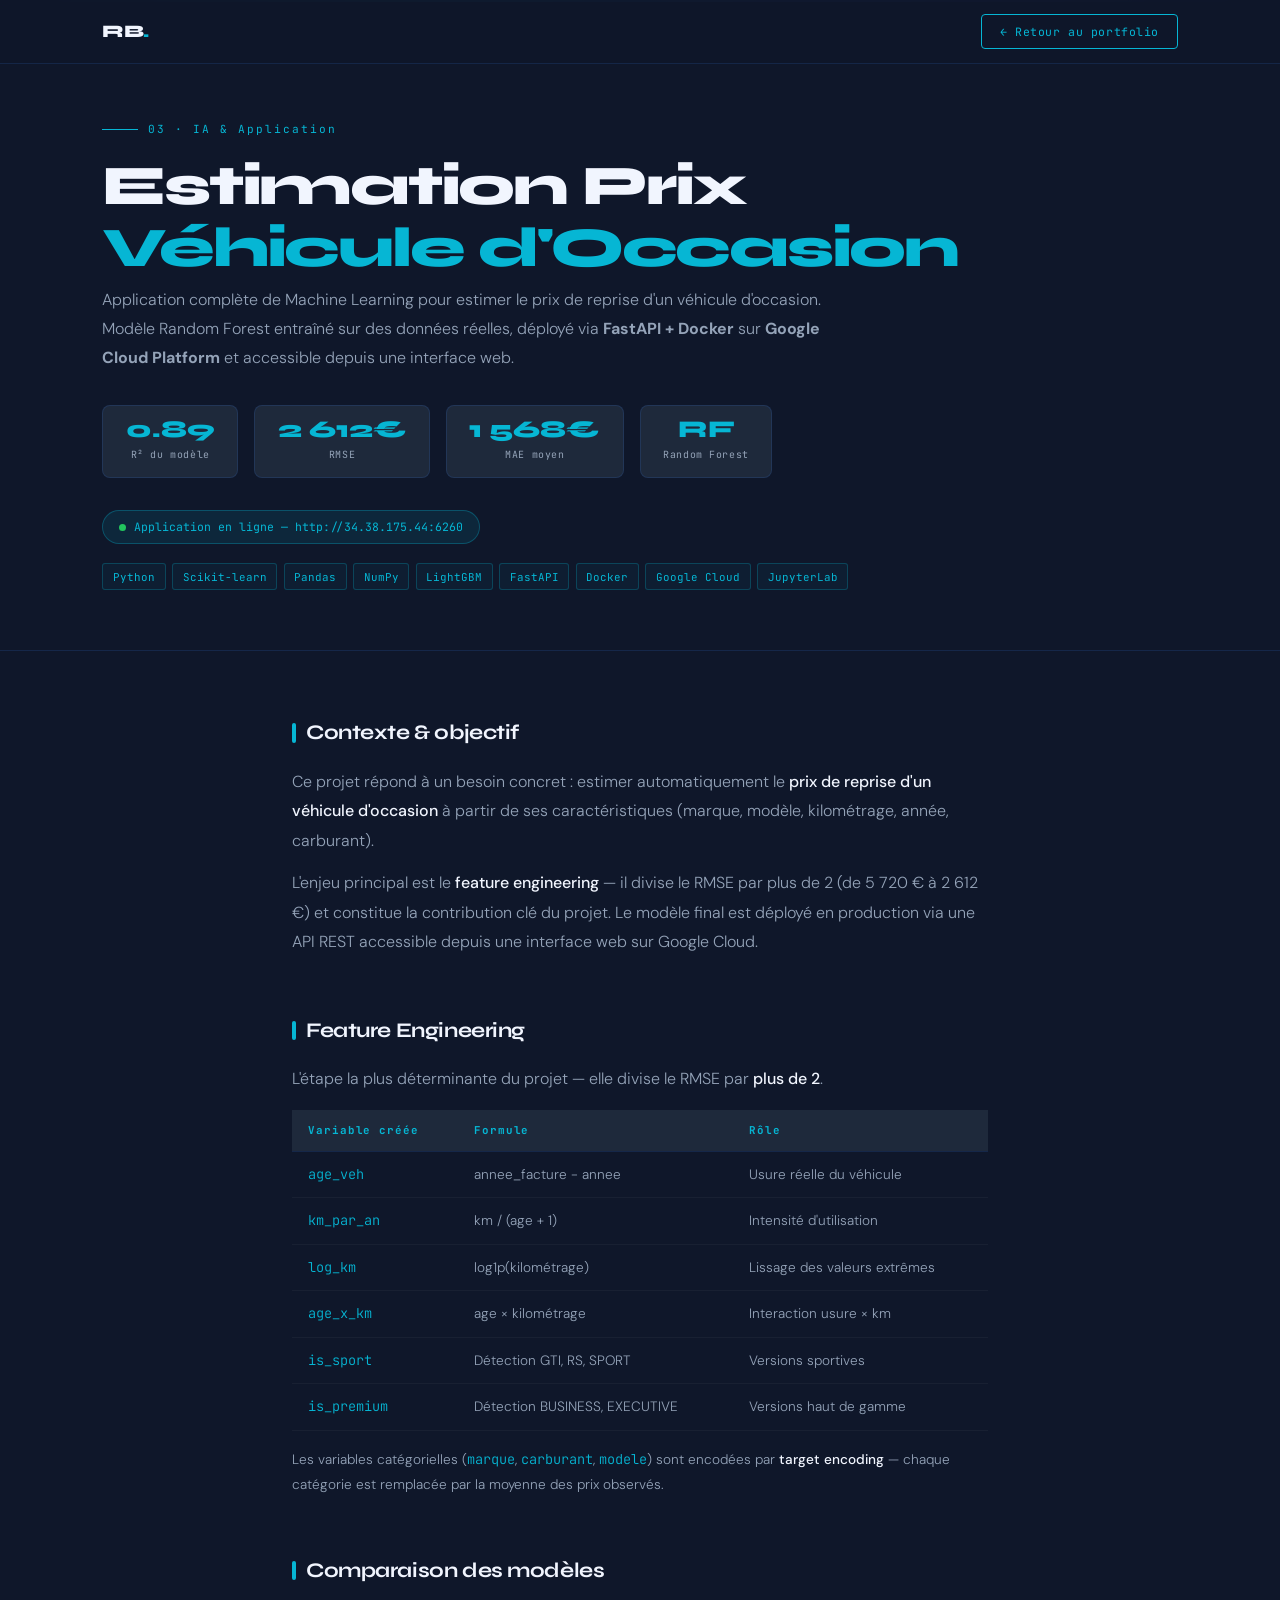
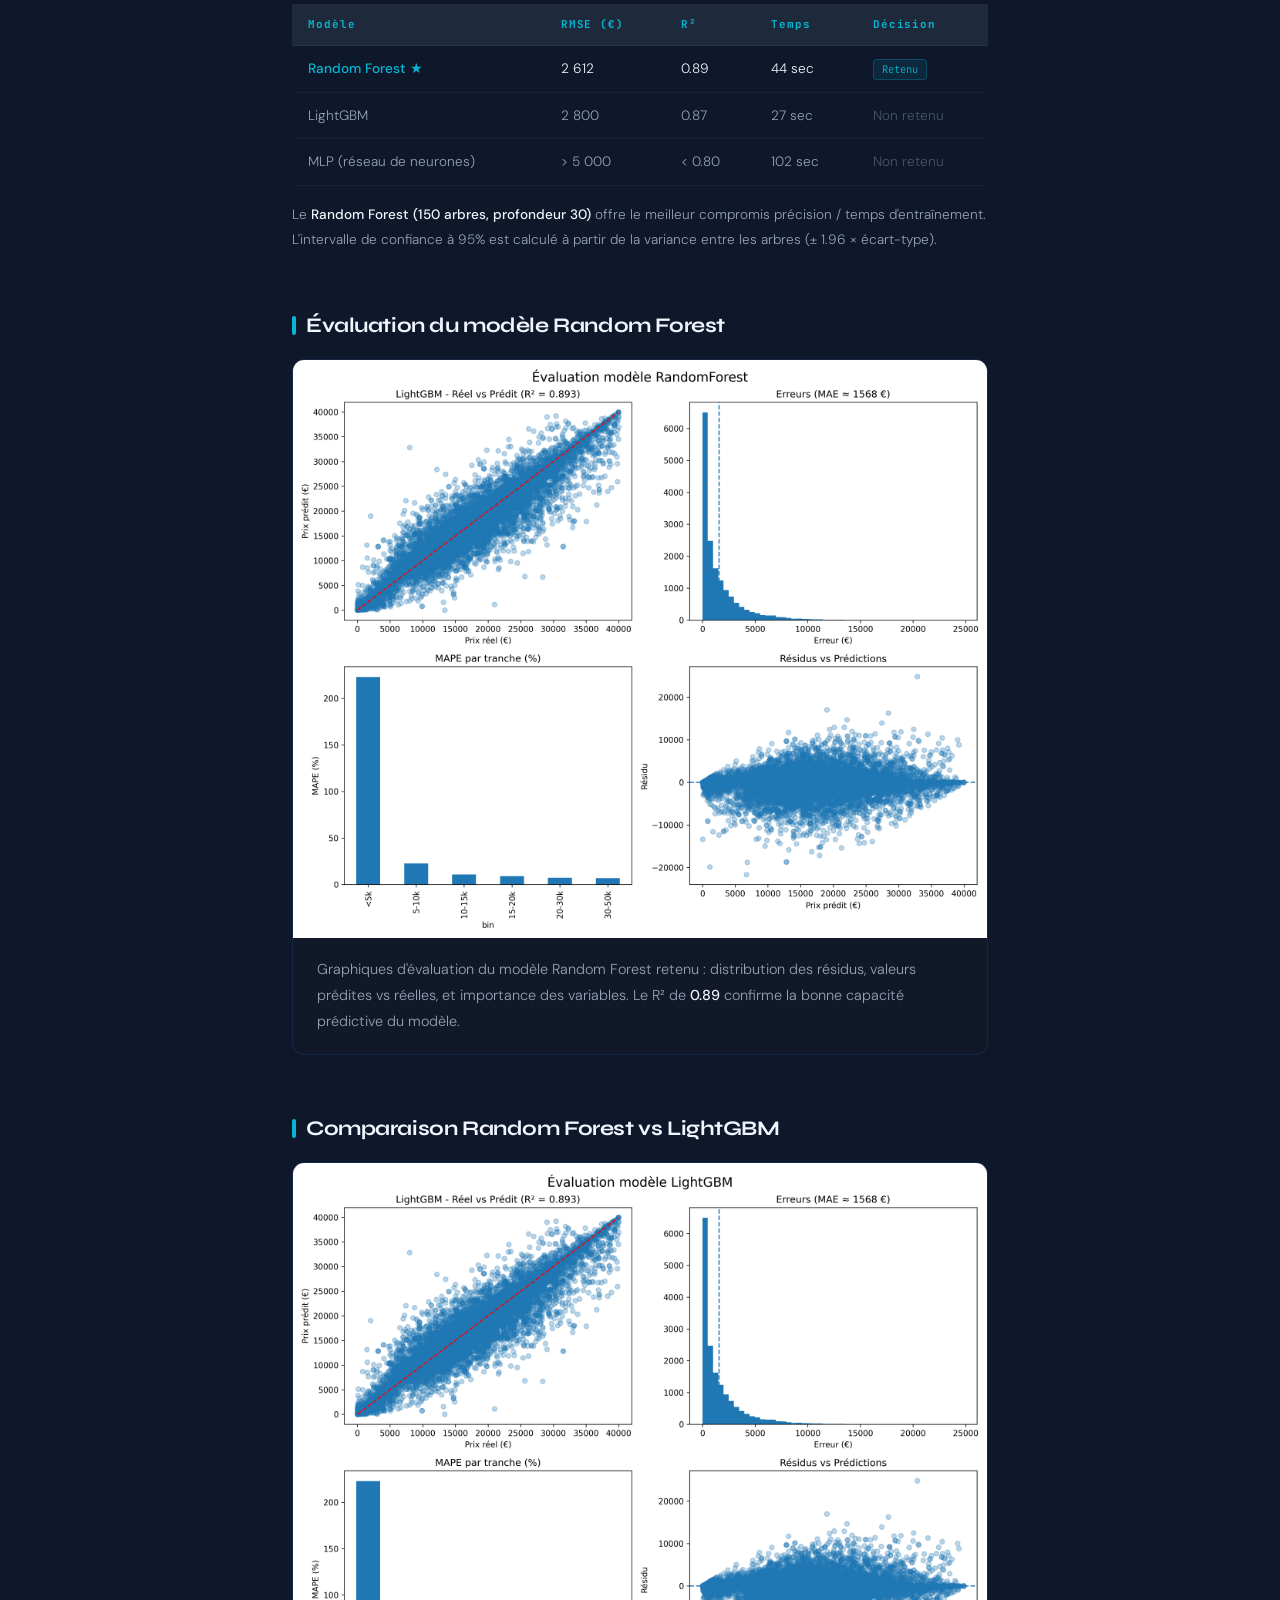
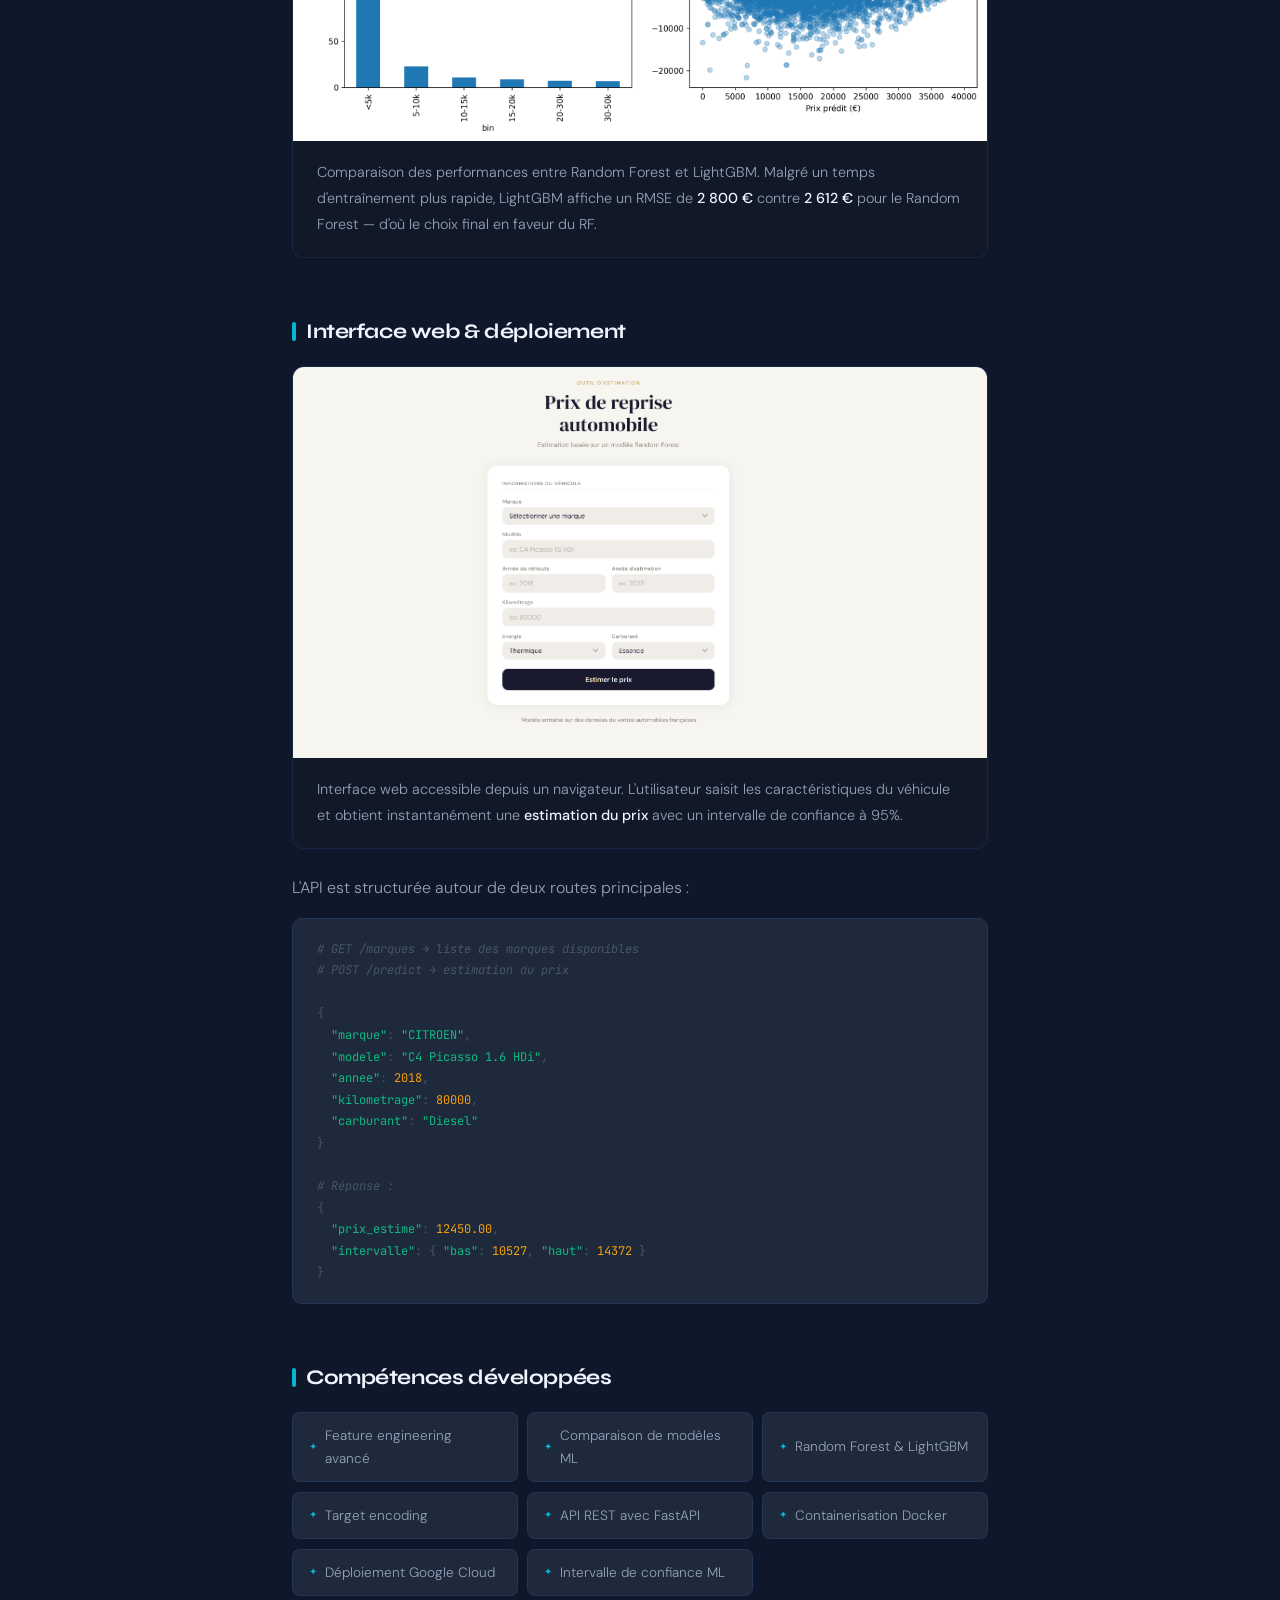
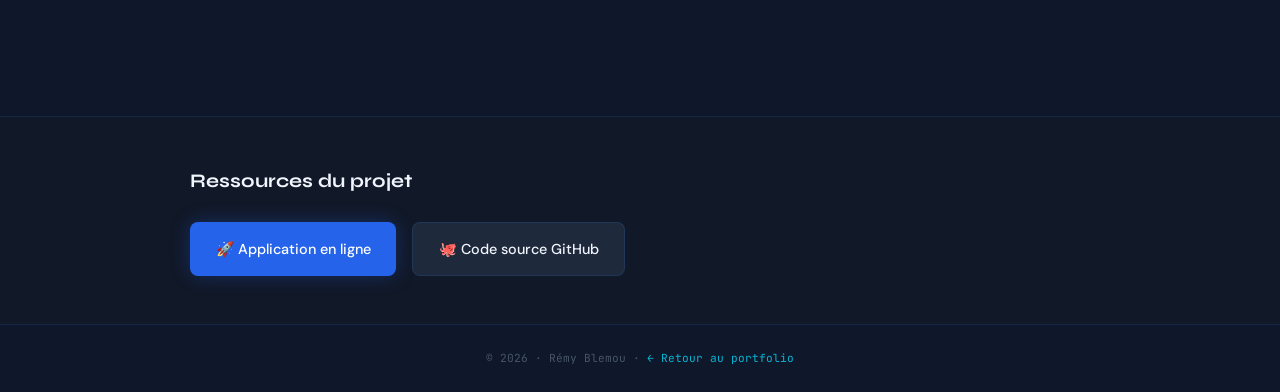
<file: Projects/vehicle.html>
<!DOCTYPE html>
<html lang="fr">
<head>
<meta charset="UTF-8"/>
<meta name="viewport" content="width=device-width, initial-scale=1.0"/>
<title>Estimation Prix Véhicule — Rémy Blemou</title>
<link rel="preconnect" href="https://fonts.googleapis.com"/>
<link rel="preconnect" href="https://fonts.gstatic.com" crossorigin/>
<link href="https://fonts.googleapis.com/css2?family=Syne:wght@400;600;700;800&family=DM+Sans:ital,wght@0,300;0,400;0,500;1,300&family=JetBrains+Mono:wght@400;500&display=swap" rel="stylesheet"/>
<style>
:root {
  --bg:#0f172a; --bg2:#111827; --bg3:#1e293b;
  --blue:#2563eb; --blue-l:#3b82f6;
  --cyan:#06b6d4; --cyan-l:#22d3ee;
  --white:#f1f5fe; --gray:#94a3b8; --gray2:#475569;
  --border:rgba(59,130,246,0.15);
  --fh:'Syne',sans-serif; --fb:'DM Sans',sans-serif; --fm:'JetBrains Mono',monospace;
}
*,*::before,*::after{margin:0;padding:0;box-sizing:border-box}
html{scroll-behavior:smooth}
body{background:var(--bg);color:var(--white);font-family:var(--fb);line-height:1.7;overflow-x:hidden}
::-webkit-scrollbar{width:4px}
::-webkit-scrollbar-track{background:var(--bg)}
::-webkit-scrollbar-thumb{background:var(--blue);border-radius:2px}

/* NAV */
nav{position:fixed;top:0;left:0;right:0;z-index:100;display:flex;align-items:center;justify-content:space-between;padding:0 8%;height:64px;background:rgba(15,23,42,0.95);backdrop-filter:blur(16px);border-bottom:1px solid var(--border)}
.nav-logo{font-family:var(--fh);font-size:1.1rem;font-weight:800;color:var(--white);text-decoration:none;letter-spacing:-0.03em}
.nav-logo span{color:var(--cyan)}
.btn-back{font-family:var(--fm);font-size:0.72rem;color:var(--cyan);text-decoration:none;border:1px solid var(--cyan);padding:0.4rem 1.1rem;border-radius:4px;transition:all 0.2s;letter-spacing:0.05em}
.btn-back:hover{background:var(--cyan);color:var(--bg)}

/* HERO */
.project-hero{padding:120px 8% 60px;background:var(--bg);border-bottom:1px solid var(--border);position:relative;overflow:hidden}
.project-hero::before{content:'';position:absolute;top:0;left:0;right:0;height:2px;background:linear-gradient(90deg,transparent,var(--cyan),var(--blue),transparent)}
.project-tag{font-family:var(--fm);font-size:0.7rem;color:var(--cyan);letter-spacing:0.18em;margin-bottom:1rem;display:flex;align-items:center;gap:0.6rem}
.project-tag::before{content:'';display:block;width:36px;height:1px;background:var(--cyan)}
.project-title{font-family:var(--fh);font-size:clamp(2rem,5vw,3.5rem);font-weight:800;letter-spacing:-0.04em;margin-bottom:0.5rem;line-height:1.1}
.project-title .accent{color:var(--cyan)}
.project-subtitle{font-size:1rem;color:var(--gray);font-weight:300;max-width:720px;margin-bottom:2rem;line-height:1.8}

/* MÉTRIQUES */
.results-band{display:flex;flex-wrap:wrap;gap:1rem;margin-bottom:1.5rem}
.result-pill{background:var(--bg3);border:1px solid var(--border);border-radius:8px;padding:0.8rem 1.4rem;text-align:center;min-width:130px}
.result-pill .val{font-family:var(--fh);font-size:1.5rem;font-weight:800;color:var(--cyan);display:block;line-height:1}
.result-pill .lbl{font-family:var(--fm);font-size:0.62rem;color:var(--gray);letter-spacing:0.06em;margin-top:0.3rem;display:block}

/* LIVE BADGE */
.live-badge{display:inline-flex;align-items:center;gap:0.5rem;background:rgba(6,182,212,0.1);border:1px solid rgba(6,182,212,0.3);border-radius:20px;padding:0.4rem 1rem;font-family:var(--fm);font-size:0.72rem;color:var(--cyan);text-decoration:none;transition:all 0.2s;margin-top:0.5rem}
.live-badge:hover{background:rgba(6,182,212,0.2);transform:translateY(-1px)}
.live-dot{width:7px;height:7px;background:#22c55e;border-radius:50%;animation:pulse 2s infinite}
@keyframes pulse{0%,100%{opacity:1}50%{opacity:0.4}}

/* TECH TAGS */
.tech-band{display:flex;flex-wrap:wrap;gap:0.4rem;margin-top:1.2rem}
.tech-tag{font-family:var(--fm);font-size:0.68rem;color:var(--cyan);border:1px solid rgba(6,182,212,0.25);padding:0.2rem 0.6rem;border-radius:3px;background:rgba(6,182,212,0.05)}

/* CONTENT */
.content{max-width:900px;margin:0 auto;padding:4rem 8%}
.section-block{margin-bottom:3.5rem}
.section-block h2{font-family:var(--fh);font-size:1.3rem;font-weight:700;color:var(--white);margin-bottom:1rem;letter-spacing:-0.02em;display:flex;align-items:center;gap:0.6rem}
.section-block h2::before{content:'';display:block;width:4px;height:1.2rem;background:var(--cyan);border-radius:2px}
.section-block p{color:var(--gray);font-weight:300;margin-bottom:0.8rem;line-height:1.85}
.section-block strong{color:var(--white);font-weight:500}
.section-block ul{color:var(--gray);font-weight:300;padding-left:1.5rem;margin-top:0.5rem}
.section-block ul li{margin-bottom:0.4rem;line-height:1.7}

/* TABLE */
.data-table{width:100%;border-collapse:collapse;margin-top:1rem;font-size:0.85rem}
.data-table th{font-family:var(--fm);font-size:0.68rem;color:var(--cyan);letter-spacing:0.08em;padding:0.7rem 1rem;background:var(--bg3);border-bottom:1px solid var(--border);text-align:left}
.data-table td{padding:0.7rem 1rem;border-bottom:1px solid rgba(255,255,255,0.04);color:var(--gray);font-weight:300}
.data-table tr:hover td{background:rgba(255,255,255,0.02);color:var(--white)}
.data-table .highlight td{color:var(--white)}
.data-table .highlight td:first-child{color:var(--cyan);font-weight:500}
.badge-retained{background:rgba(6,182,212,0.1);color:var(--cyan);border:1px solid rgba(6,182,212,0.25);padding:0.15rem 0.5rem;border-radius:3px;font-family:var(--fm);font-size:0.65rem}

/* GRAPH CARDS */
.graph-card{background:var(--bg2);border:1px solid var(--border);border-radius:12px;overflow:hidden;margin-top:1rem;transition:border-color 0.2s}
.graph-card:hover{border-color:rgba(6,182,212,0.3)}
.graph-card img{width:100%;display:block}
.graph-desc{padding:1.2rem 1.5rem;color:var(--gray);font-size:0.9rem;font-weight:300;line-height:1.8}
.graph-desc strong{color:var(--white);font-weight:500}

/* CODE BLOCK */
.code-block{background:var(--bg3);border:1px solid var(--border);border-radius:10px;padding:1.2rem 1.5rem;margin-top:1rem;overflow-x:auto}
.code-block pre{font-family:var(--fm);font-size:0.75rem;color:var(--gray2);line-height:1.8}
.code-block .kw{color:#7C3AED}
.code-block .str{color:#10B981}
.code-block .num{color:#F59E0B}
.code-block .cy{color:var(--cyan)}
.code-block .cmt{color:var(--gray2);font-style:italic}

/* SKILLS */
.skills-grid{display:grid;grid-template-columns:repeat(auto-fill,minmax(210px,1fr));gap:0.6rem;margin-top:0.8rem}
.skill-item{background:var(--bg3);border:1px solid var(--border);border-radius:8px;padding:0.7rem 1rem;font-size:0.85rem;color:var(--gray);font-weight:300;display:flex;align-items:center;gap:0.5rem}
.skill-item::before{content:'✦';color:var(--cyan);font-size:0.6rem}

/* RESSOURCES */
.resources-section{background:var(--bg2);border-top:1px solid var(--border);padding:3rem 8%}
.resources-inner{max-width:900px;margin:0 auto}
.resources-inner h2{font-family:var(--fh);font-size:1.2rem;font-weight:700;margin-bottom:1.5rem;color:var(--white)}
.resource-btns{display:flex;flex-wrap:wrap;gap:1rem}
.btn-resource{display:flex;align-items:center;gap:0.6rem;padding:0.85rem 1.6rem;border-radius:8px;text-decoration:none;font-weight:500;font-size:0.9rem;transition:all 0.2s}
.btn-github{background:var(--bg3);color:var(--white);border:1px solid var(--border)}
.btn-github:hover{border-color:var(--cyan);color:var(--cyan);transform:translateY(-2px)}
.btn-live{background:var(--blue);color:#fff;box-shadow:0 0 20px rgba(37,99,235,0.3)}
.btn-live:hover{background:var(--blue-l);transform:translateY(-2px)}

/* FOOTER */
footer{background:var(--bg);border-top:1px solid var(--border);text-align:center;padding:1.5rem 8%;font-family:var(--fm);font-size:0.7rem;color:var(--gray2)}

/* FADE */
.fade{opacity:0;transform:translateY(24px);transition:opacity 0.5s ease,transform 0.5s ease}
.fade.show{opacity:1;transform:translateY(0)}
@media(max-width:768px){
  .project-hero{padding:90px 6% 40px}
  .content{padding:3rem 6%}
  .resources-section{padding:2rem 6%}
  nav{padding:0 6%}
  .fade{opacity:1;transform:none}
}
</style>
</head>
<body>

<nav>
  <a href="../index.html" class="nav-logo">RB<span>.</span></a>
  <a href="../index.html" class="btn-back">← Retour au portfolio</a>
</nav>

<!-- HERO -->
<div class="project-hero">
  <div class="project-tag">03 · IA & Application</div>
  <h1 class="project-title">Estimation Prix<br><span class="accent">Véhicule d'Occasion</span></h1>
  <p class="project-subtitle">
    Application complète de Machine Learning pour estimer le prix de reprise d'un véhicule d'occasion. 
    Modèle Random Forest entraîné sur des données réelles, déployé via <strong>FastAPI + Docker</strong> 
    sur <strong>Google Cloud Platform</strong> et accessible depuis une interface web.
  </p>

  <div class="results-band">
    <div class="result-pill">
      <span class="val">0.89</span>
      <span class="lbl">R² du modèle</span>
    </div>
    <div class="result-pill">
      <span class="val">2 612€</span>
      <span class="lbl">RMSE</span>
    </div>
    <div class="result-pill">
      <span class="val">1 568€</span>
      <span class="lbl">MAE moyen</span>
    </div>
    <div class="result-pill">
      <span class="val">RF</span>
      <span class="lbl">Random Forest</span>
    </div>
  </div>

  <a href="http://34.38.175.44:6260" target="_blank" class="live-badge">
    <span class="live-dot"></span> Application en ligne — http://34.38.175.44:6260
  </a>

  <div class="tech-band">
    <span class="tech-tag">Python</span>
    <span class="tech-tag">Scikit-learn</span>
    <span class="tech-tag">Pandas</span>
    <span class="tech-tag">NumPy</span>
    <span class="tech-tag">LightGBM</span>
    <span class="tech-tag">FastAPI</span>
    <span class="tech-tag">Docker</span>
    <span class="tech-tag">Google Cloud</span>
    <span class="tech-tag">JupyterLab</span>
  </div>
</div>

<!-- CONTENU -->
<div class="content">

  <!-- INTRO -->
  <div class="section-block fade">
    <h2>Contexte & objectif</h2>
    <p>
      Ce projet répond à un besoin concret : estimer automatiquement le <strong>prix de reprise d'un véhicule d'occasion</strong> 
      à partir de ses caractéristiques (marque, modèle, kilométrage, année, carburant). 
    </p>
    <p>
      L'enjeu principal est le <strong>feature engineering</strong> — il divise le RMSE par plus de 2 (de 5 720 € à 2 612 €) 
      et constitue la contribution clé du projet. Le modèle final est déployé en production via une API REST 
      accessible depuis une interface web sur Google Cloud.
    </p>
  </div>

  <!-- FEATURE ENGINEERING -->
  <div class="section-block fade">
    <h2>Feature Engineering</h2>
    <p>L'étape la plus déterminante du projet — elle divise le RMSE par <strong>plus de 2</strong>.</p>
    <table class="data-table">
      <thead>
        <tr><th>Variable créée</th><th>Formule</th><th>Rôle</th></tr>
      </thead>
      <tbody>
        <tr><td><code style="font-family:var(--fm);color:var(--cyan)">age_veh</code></td><td>annee_facture − annee</td><td>Usure réelle du véhicule</td></tr>
        <tr><td><code style="font-family:var(--fm);color:var(--cyan)">km_par_an</code></td><td>km / (age + 1)</td><td>Intensité d'utilisation</td></tr>
        <tr><td><code style="font-family:var(--fm);color:var(--cyan)">log_km</code></td><td>log1p(kilométrage)</td><td>Lissage des valeurs extrêmes</td></tr>
        <tr><td><code style="font-family:var(--fm);color:var(--cyan)">age_x_km</code></td><td>age × kilométrage</td><td>Interaction usure × km</td></tr>
        <tr><td><code style="font-family:var(--fm);color:var(--cyan)">is_sport</code></td><td>Détection GTI, RS, SPORT</td><td>Versions sportives</td></tr>
        <tr><td><code style="font-family:var(--fm);color:var(--cyan)">is_premium</code></td><td>Détection BUSINESS, EXECUTIVE</td><td>Versions haut de gamme</td></tr>
      </tbody>
    </table>
    <p style="margin-top:1rem;font-size:0.85rem">
      Les variables catégorielles (<code style="font-family:var(--fm);color:var(--cyan)">marque</code>, <code style="font-family:var(--fm);color:var(--cyan)">carburant</code>, <code style="font-family:var(--fm);color:var(--cyan)">modele</code>) 
      sont encodées par <strong>target encoding</strong> — chaque catégorie est remplacée par la moyenne des prix observés.
    </p>
  </div>

  <!-- COMPARAISON MODÈLES -->
  <div class="section-block fade">
    <h2>Comparaison des modèles</h2>
    <table class="data-table">
      <thead>
        <tr><th>Modèle</th><th>RMSE (€)</th><th>R²</th><th>Temps</th><th>Décision</th></tr>
      </thead>
      <tbody>
        <tr class="highlight">
          <td>Random Forest ★</td>
          <td>2 612</td>
          <td>0.89</td>
          <td>44 sec</td>
          <td><span class="badge-retained">Retenu</span></td>
        </tr>
        <tr>
          <td>LightGBM</td>
          <td>2 800</td>
          <td>0.87</td>
          <td>27 sec</td>
          <td style="color:var(--gray2)">Non retenu</td>
        </tr>
        <tr>
          <td>MLP (réseau de neurones)</td>
          <td>> 5 000</td>
          <td>< 0.80</td>
          <td>102 sec</td>
          <td style="color:var(--gray2)">Non retenu</td>
        </tr>
      </tbody>
    </table>
    <p style="margin-top:1rem;font-size:0.85rem">
      Le <strong>Random Forest (150 arbres, profondeur 30)</strong> offre le meilleur compromis 
      précision / temps d'entraînement. L'intervalle de confiance à 95% est calculé à partir 
      de la variance entre les arbres (± 1.96 × écart-type).
    </p>
  </div>

  <!-- GRAPHIQUES ÉVALUATION -->
  <div class="section-block fade">
    <h2>Évaluation du modèle Random Forest</h2>
    <div class="graph-card">
      <img src="../assets/asset_prediction_prix_voiture/rf_evaluation.png" alt="Évaluation Random Forest"/>
      <div class="graph-desc">
        Graphiques d'évaluation du modèle Random Forest retenu : distribution des résidus, 
        valeurs prédites vs réelles, et importance des variables. Le R² de <strong>0.89</strong> 
        confirme la bonne capacité prédictive du modèle.
      </div>
    </div>
  </div>

  <div class="section-block fade">
    <h2>Comparaison Random Forest vs LightGBM</h2>
    <div class="graph-card">
      <img src="../assets/asset_prediction_prix_voiture/LGBM_evaluation.png" alt="Évaluation LightGBM"/>
      <div class="graph-desc">
        Comparaison des performances entre Random Forest et LightGBM. Malgré un temps d'entraînement 
        plus rapide, LightGBM affiche un RMSE de <strong>2 800 €</strong> contre <strong>2 612 €</strong> 
        pour le Random Forest — d'où le choix final en faveur du RF.
      </div>
    </div>
  </div>

  <!-- INTERFACE WEB -->
  <div class="section-block fade">
    <h2>Interface web & déploiement</h2>
    <div class="graph-card">
      <img src="../assets/asset_prediction_prix_voiture/Interface_web.png" alt="Interface web de l'application"/>
      <div class="graph-desc">
        Interface web accessible depuis un navigateur. L'utilisateur saisit les caractéristiques 
        du véhicule et obtient instantanément une <strong>estimation du prix</strong> avec 
        un intervalle de confiance à 95%.
      </div>
    </div>

    <p style="margin-top:1.5rem">L'API est structurée autour de deux routes principales :</p>
    <div class="code-block">
      <pre><span class="cmt"># GET /marques → liste des marques disponibles</span>
<span class="cmt"># POST /predict → estimation du prix</span>

{
  <span class="str">"marque"</span>: <span class="str">"CITROEN"</span>,
  <span class="str">"modele"</span>: <span class="str">"C4 Picasso 1.6 HDi"</span>,
  <span class="str">"annee"</span>: <span class="num">2018</span>,
  <span class="str">"kilometrage"</span>: <span class="num">80000</span>,
  <span class="str">"carburant"</span>: <span class="str">"Diesel"</span>
}

<span class="cmt"># Réponse :</span>
{
  <span class="str">"prix_estime"</span>: <span class="num">12450.00</span>,
  <span class="str">"intervalle"</span>: { <span class="str">"bas"</span>: <span class="num">10527</span>, <span class="str">"haut"</span>: <span class="num">14372</span> }
}</pre>
    </div>
  </div>

  <!-- COMPÉTENCES -->
  <div class="section-block fade">
    <h2>Compétences développées</h2>
    <div class="skills-grid">
      <div class="skill-item">Feature engineering avancé</div>
      <div class="skill-item">Comparaison de modèles ML</div>
      <div class="skill-item">Random Forest & LightGBM</div>
      <div class="skill-item">Target encoding</div>
      <div class="skill-item">API REST avec FastAPI</div>
      <div class="skill-item">Containerisation Docker</div>
      <div class="skill-item">Déploiement Google Cloud</div>
      <div class="skill-item">Intervalle de confiance ML</div>
    </div>
  </div>

</div>

<!-- RESSOURCES -->
<div class="resources-section">
  <div class="resources-inner fade">
    <h2>Ressources du projet</h2>
    <div class="resource-btns">
      <a href="http://34.38.175.44:6260" target="_blank" class="btn-resource btn-live">
        🚀 Application en ligne
      </a>
      <a href="https://github.com/blemou19/vehicle-price-prediction" target="_blank" class="btn-resource btn-github">
        🐙 Code source GitHub
      </a>
    </div>
  </div>
</div>

<footer>
  &copy; 2026 · Rémy Blemou · <a href="../index.html" style="color:var(--cyan);text-decoration:none">← Retour au portfolio</a>
</footer>

<script>
const obs = new IntersectionObserver((entries) => {
  entries.forEach((e, i) => {
    if(e.isIntersecting) setTimeout(() => e.target.classList.add('show'), i * 100);
  });
}, {threshold: 0.05});
document.querySelectorAll('.fade').forEach(el => obs.observe(el));
</script>
</body>
</html>
</file>
